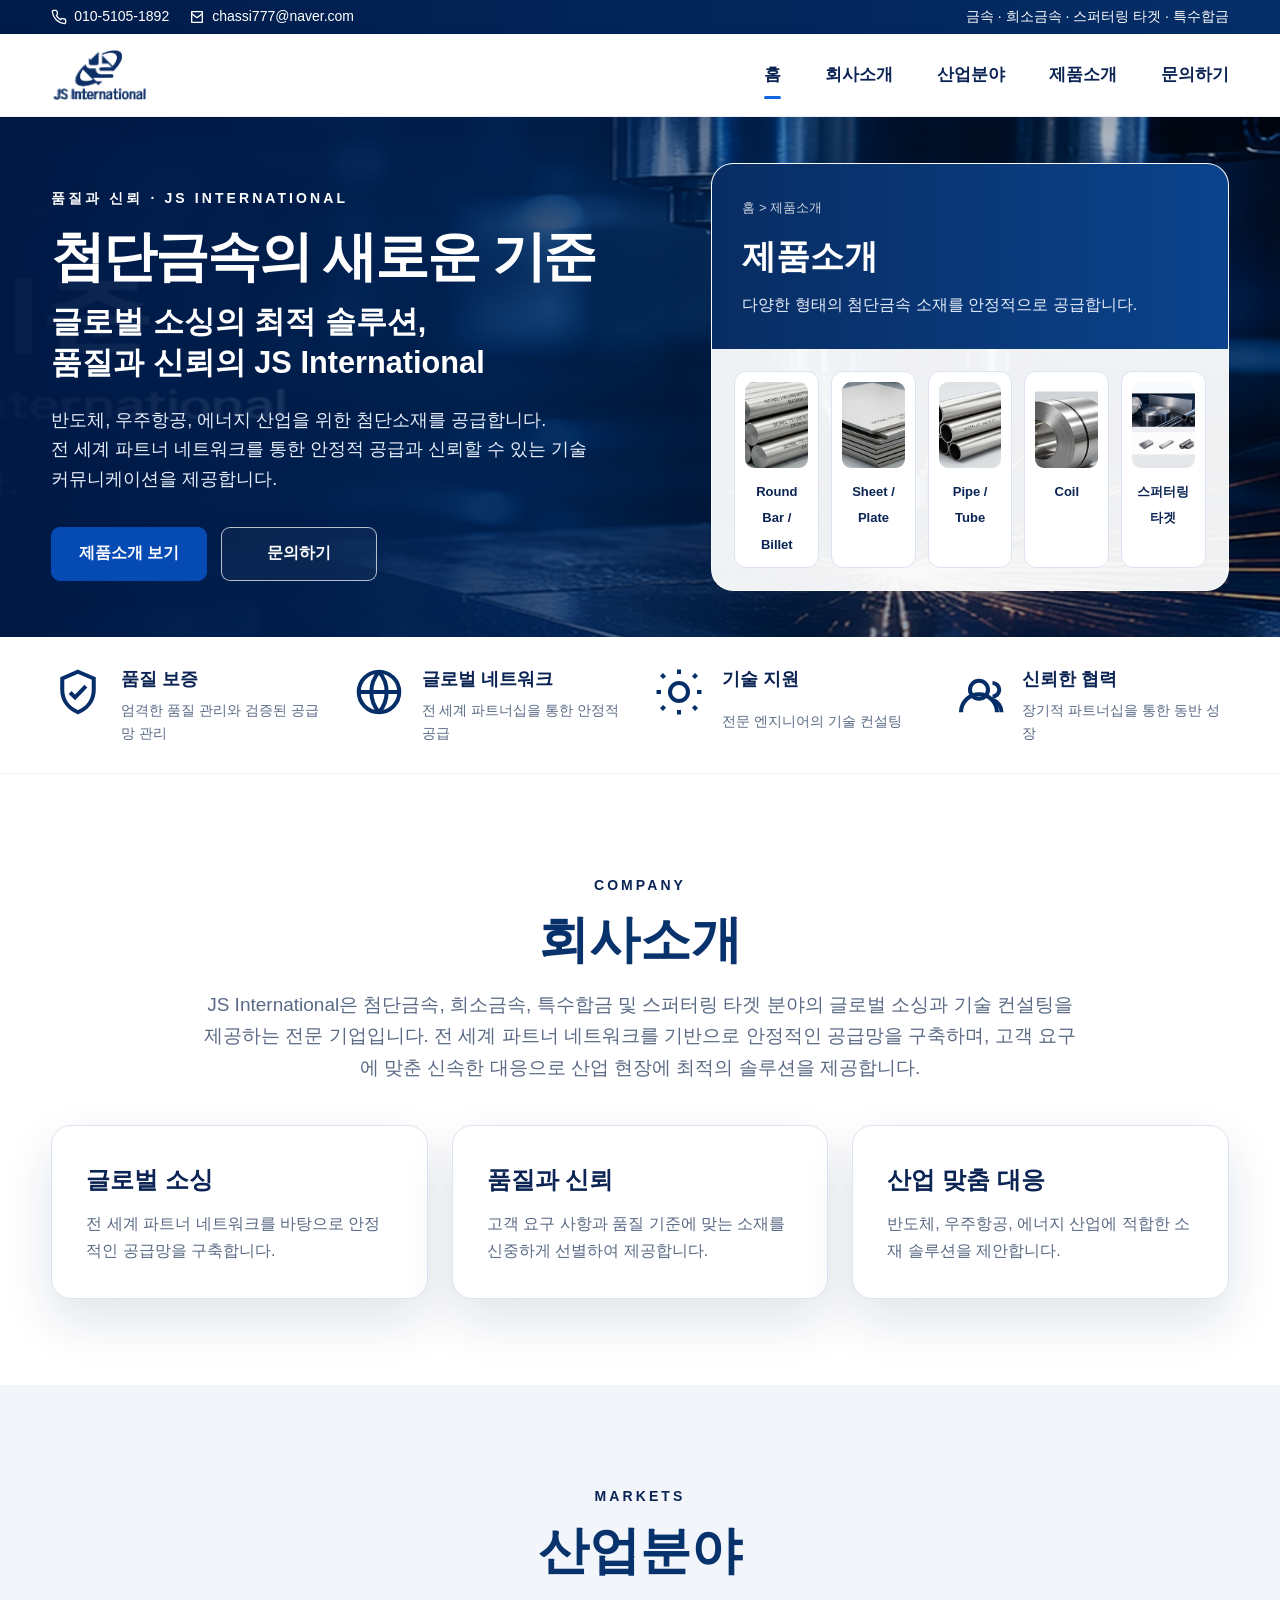
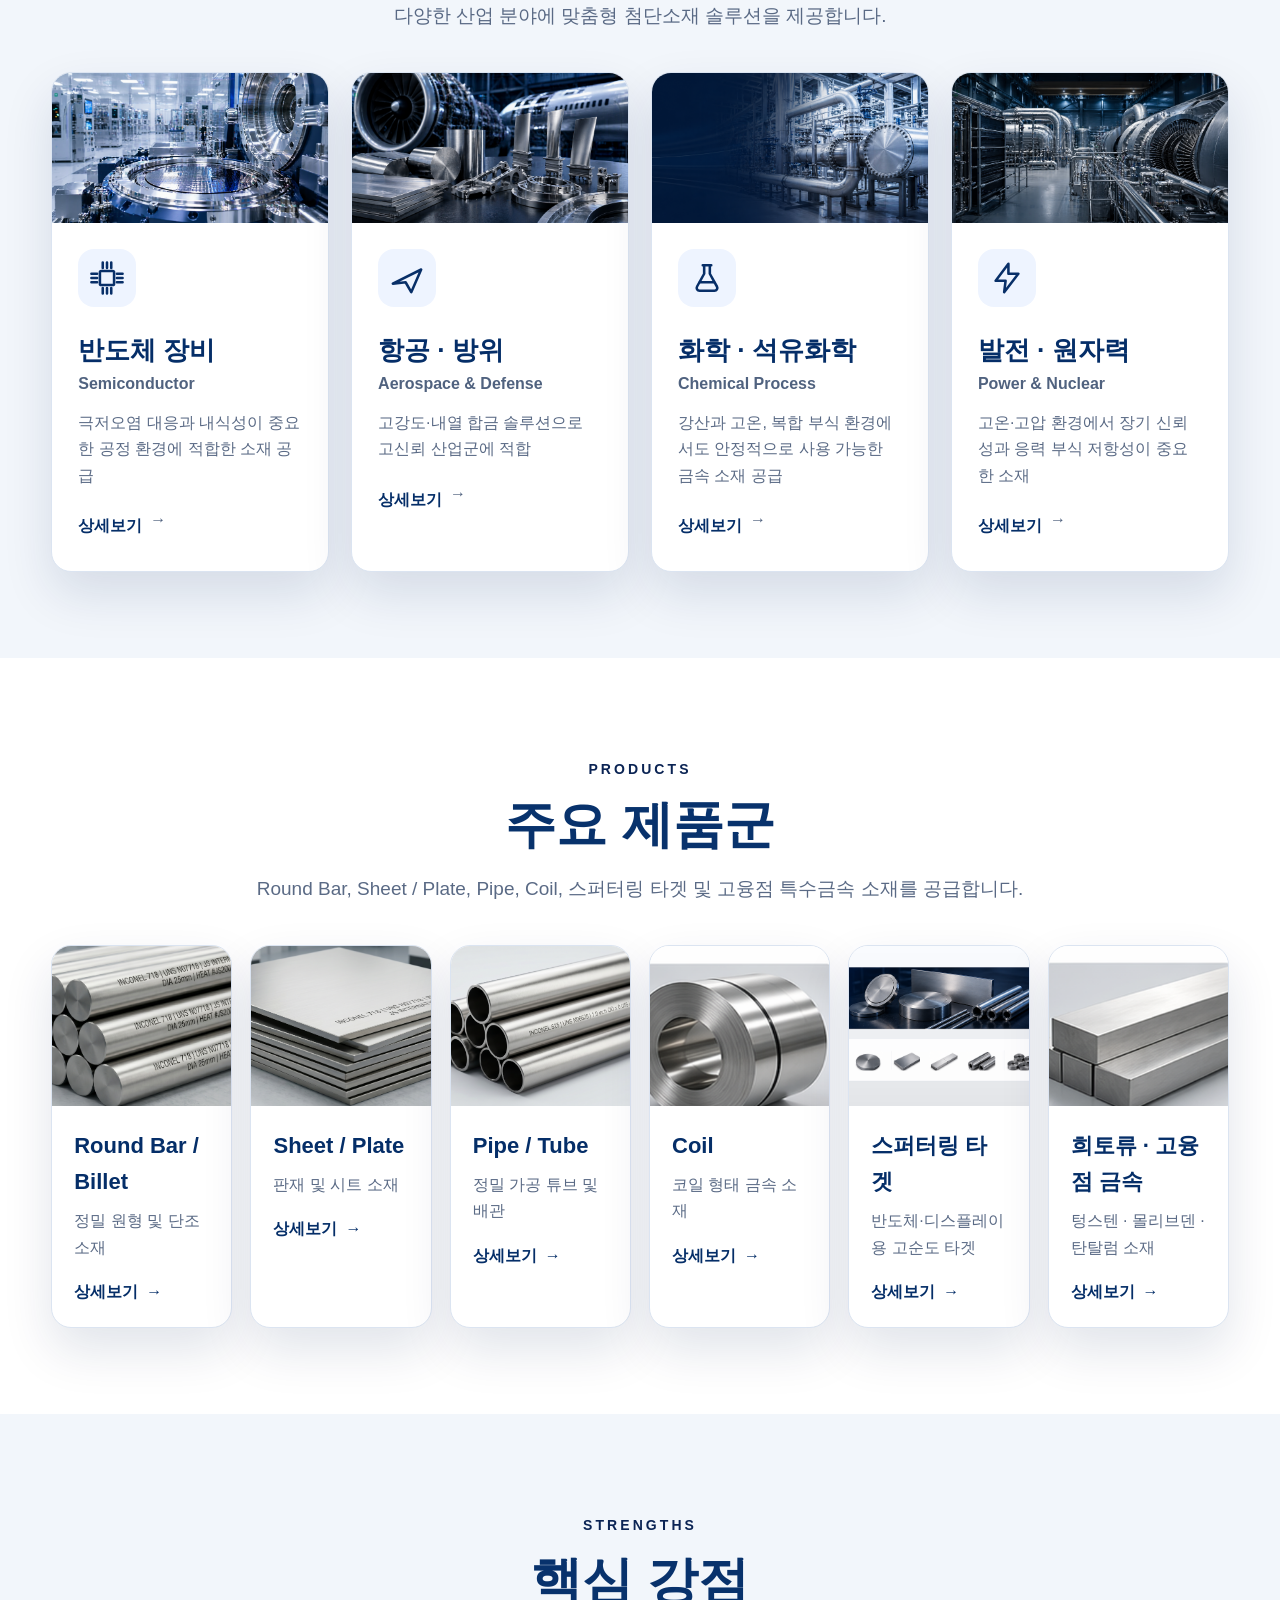
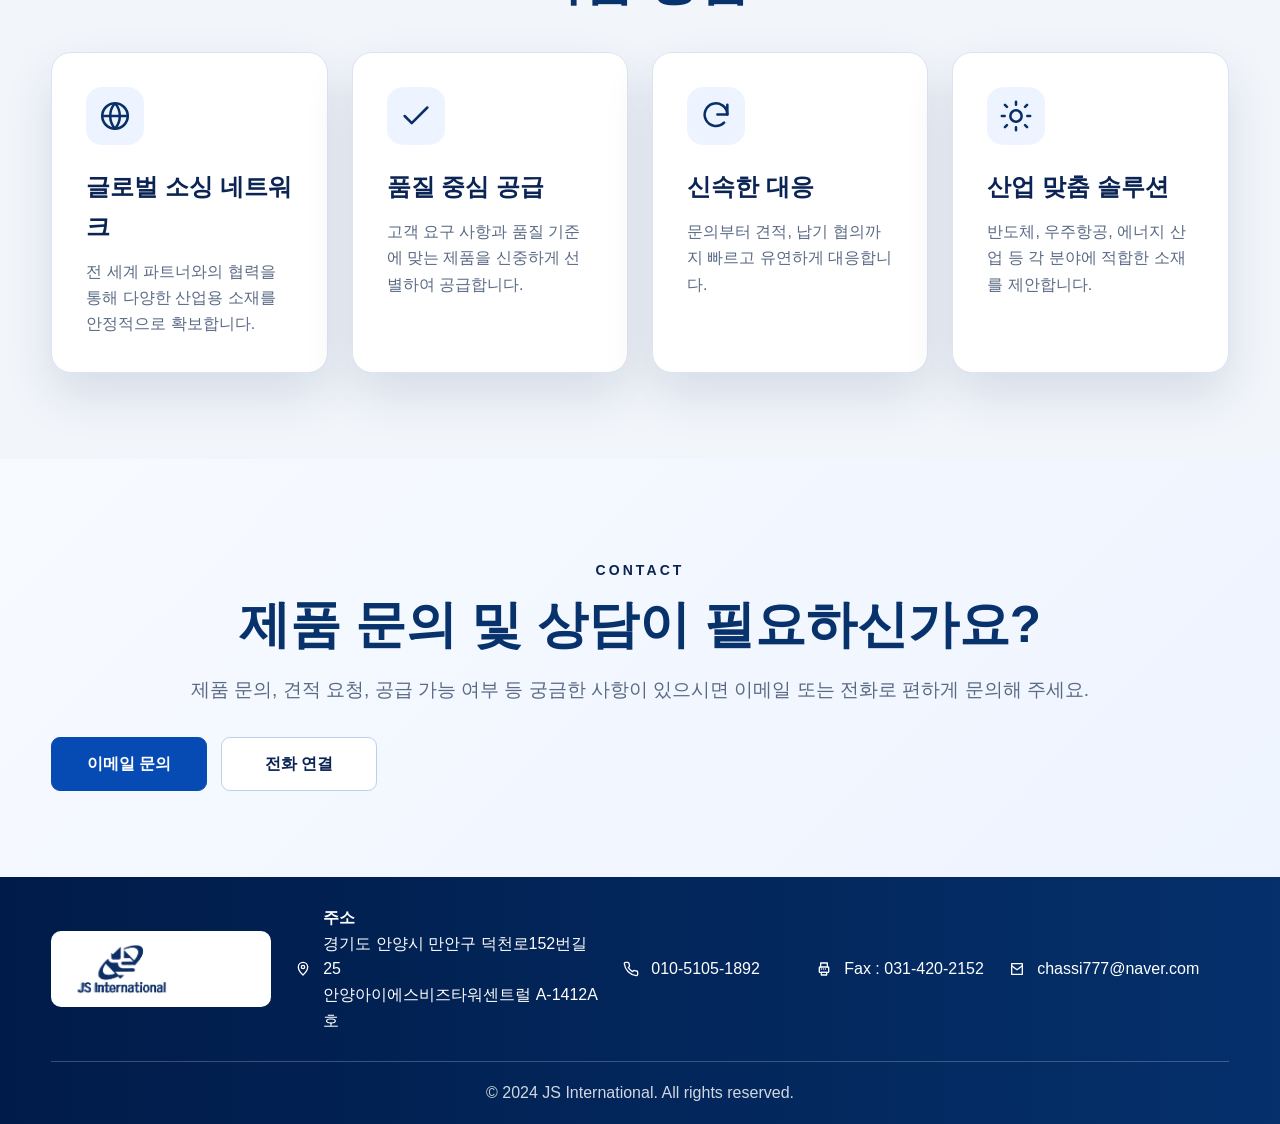
<file: index.html>
<!DOCTYPE html>
<html lang="ko">
<head>
  <meta charset="UTF-8" />
  <meta name="viewport" content="width=device-width, initial-scale=1.0" />
  <meta name="description" content="JS International 첨단금속 소재 공급" />
  <title>JS International | 첨단금속 소재 공급</title>
  <link rel="icon" href="assets/favicon.png" />
  <link rel="stylesheet" href="styles.css" />
</head>
<body>
  <a class="skip-link" href="#main">본문 바로가기</a>
  <header class="topbar">
    <div class="container topbar-inner">
      <div class="top-contact">
        <a href="tel:01051051892"><svg viewBox="0 0 24 24"><path d="M22 16.9v3a2 2 0 01-2.2 2A19.8 19.8 0 012 4.2 2 2 0 014 2h3a2 2 0 012 1.7c.1 1 .4 2 .7 2.8a2 2 0 01-.4 2L8 9.8a16 16 0 006.2 6.2l1.3-1.3a2 2 0 012-.4c.9.3 1.8.6 2.8.7A2 2 0 0122 16.9z"/></svg> 010-5105-1892</a>
        <a href="mailto:chassi777@naver.com"><svg viewBox="0 0 24 24"><path d="M4 4h16v16H4z"/><path d="M4 7l8 6 8-6"/></svg> chassi777@naver.com</a>
      </div>
      <div class="top-keywords">금속 · 희소금속 · 스퍼터링 타겟 · 특수합금</div>
    </div>
  </header>
  <header class="site-header">
    <div class="container header-inner">
      <a class="brand" href="#home" aria-label="JS International 홈">
        <img src="assets/logo-clean.png" alt="JS International 로고" />
      </a>
      <button class="menu-toggle" type="button" aria-label="메뉴 열기" aria-controls="primary-nav" aria-expanded="false">
        <span></span><span></span><span></span>
      </button>
      <nav id="primary-nav" class="primary-nav" aria-label="주요 메뉴">
        <a class="active" href="#home">홈</a>
        <a class="" href="#about">회사소개</a>
        <a class="" href="#markets">산업분야</a>
        <a class="" href="#products">제품소개</a>
        <a class="" href="#contact">문의하기</a>
      </nav>
    </div>
  </header>
  <main id="main">
    <section id="home" class="hero">
      <div class="hero-bg"></div>
      <div class="container hero-grid">
        <div class="hero-copy">
          <p class="eyebrow">품질과 신뢰 · JS INTERNATIONAL</p>
          <h1>첨단금속의 새로운 기준</h1>
          <h2>글로벌 소싱의 최적 솔루션,<br />품질과 신뢰의 JS International</h2>
          <p class="hero-desc">반도체, 우주항공, 에너지 산업을 위한 첨단소재를 공급합니다.<br />전 세계 파트너 네트워크를 통한 안정적 공급과 신뢰할 수 있는 기술 커뮤니케이션을 제공합니다.</p>
          <div class="hero-actions">
            <a class="btn primary" href="#products">제품소개 보기</a>
            <a class="btn ghost" href="#contact">문의하기</a>
          </div>
        </div>
        <div class="hero-showcase" aria-label="제품소개 미리보기">
          <div class="showcase-head">
            <span>홈 &gt; 제품소개</span>
            <h2>제품소개</h2>
            <p>다양한 형태의 첨단금속 소재를 안정적으로 공급합니다.</p>
          </div>
          <div class="mini-product-grid">
            <a href="product-round-bar.html"><img src="assets/round-bar.png" alt="Round Bar / Billet" /><strong>Round Bar / Billet</strong></a><a href="product-sheet-plate.html"><img src="assets/sheet-plate.png" alt="Sheet / Plate" /><strong>Sheet / Plate</strong></a><a href="product-pipe.html"><img src="assets/pipe.png" alt="Pipe / Tube" /><strong>Pipe / Tube</strong></a><a href="product-coil.html"><img src="assets/coil.png" alt="Coil" /><strong>Coil</strong></a><a href="product-sputtering-target.html"><img src="assets/sputtering-target.png" alt="스퍼터링 타겟" /><strong>스퍼터링 타겟</strong></a>
          </div>
        </div>
      </div>
    </section>

    <section class="strength-strip">
      <div class="container strength-strip-grid">
        <div class="strip-item"><span><svg viewBox="0 0 24 24"><path d="M12 3l7 3v5c0 5-3.2 8.4-7 10-3.8-1.6-7-5-7-10V6l7-3z"/><path d="M8.5 12.2l2.2 2.2 4.8-5"/></svg></span><strong>품질 보증</strong><p>엄격한 품질 관리와 검증된 공급망 관리</p></div>
        <div class="strip-item"><span><svg viewBox="0 0 24 24"><circle cx="12" cy="12" r="9"/><path d="M3 12h18M12 3c2.2 2.5 3.4 5.5 3.4 9S14.2 18.5 12 21M12 3C9.8 5.5 8.6 8.5 8.6 12S9.8 18.5 12 21"/></svg></span><strong>글로벌 네트워크</strong><p>전 세계 파트너십을 통한 안정적 공급</p></div>
        <div class="strip-item"><span><svg viewBox="0 0 24 24"><path d="M12 8a4 4 0 100 8 4 4 0 000-8z"/><path d="M4 12H2m20 0h-2M12 4V2m0 20v-2M5.6 5.6L4.2 4.2m15.6 15.6l-1.4-1.4M18.4 5.6l1.4-1.4M4.2 19.8l1.4-1.4"/></svg></span><strong>기술 지원</strong><p>전문 엔지니어의 기술 컨설팅</p></div>
        <div class="strip-item"><span><svg viewBox="0 0 24 24"><path d="M16 11a4 4 0 10-8 0 4 4 0 008 0z"/><path d="M4 21a8 8 0 0116 0M18 8a3 3 0 110 6M22 21a6 6 0 00-4-5.6"/></svg></span><strong>신뢰한 협력</strong><p>장기적 파트너십을 통한 동반 성장</p></div>
      </div>
    </section>

    <section id="about" class="section white">
      <div class="container narrow center">
        <p class="section-kicker">COMPANY</p>
        <h2>회사소개</h2>
        <p class="lead">JS International은 첨단금속, 희소금속, 특수합금 및 스퍼터링 타겟 분야의 글로벌 소싱과 기술 컨설팅을 제공하는 전문 기업입니다. 전 세계 파트너 네트워크를 기반으로 안정적인 공급망을 구축하며, 고객 요구에 맞춘 신속한 대응으로 산업 현장에 최적의 솔루션을 제공합니다.</p>
      </div>
      <div class="container feature-grid">
        <article><h3>글로벌 소싱</h3><p>전 세계 파트너 네트워크를 바탕으로 안정적인 공급망을 구축합니다.</p></article>
        <article><h3>품질과 신뢰</h3><p>고객 요구 사항과 품질 기준에 맞는 소재를 신중하게 선별하여 제공합니다.</p></article>
        <article><h3>산업 맞춤 대응</h3><p>반도체, 우주항공, 에너지 산업에 적합한 소재 솔루션을 제안합니다.</p></article>
      </div>
    </section>

    <section id="markets" class="section soft">
      <div class="container center">
        <p class="section-kicker">MARKETS</p>
        <h2>산업분야</h2>
        <p class="section-desc">다양한 산업 분야에 맞춤형 첨단소재 솔루션을 제공합니다.</p>
      </div>
      <div class="container markets-grid">
        
          <article class="market-card">
            <a href="market-semiconductor.html" class="market-image"><img src="assets/market-semiconductor-hero.png" alt="반도체 장비 이미지" /></a>
            <div class="market-body">
              <div class="market-icon"><svg viewBox="0 0 24 24"><rect x="7" y="7" width="10" height="10" rx="1"/><path d="M9 1v4m3-4v4m3-4v4M9 19v4m3-4v4m3-4v4M1 9h4m-4 3h4m-4 3h4M19 9h4m-4 3h4m-4 3h4"/></svg></div>
              <h3>반도체 장비</h3>
              <span>Semiconductor</span>
              <p>극저오염 대응과 내식성이 중요한 공정 환경에 적합한 소재 공급</p>
              <a class="text-link" href="market-semiconductor.html">상세보기 <span>→</span></a>
            </div>
          </article>

          <article class="market-card">
            <a href="market-aerospace-defense.html" class="market-image"><img src="assets/market-aerospace-hero.png" alt="항공 · 방위 이미지" /></a>
            <div class="market-body">
              <div class="market-icon"><svg viewBox="0 0 24 24"><path d="M2 16l20-10-7 16-4-7-9 1z"/></svg></div>
              <h3>항공 · 방위</h3>
              <span>Aerospace & Defense</span>
              <p>고강도·내열 합금 솔루션으로 고신뢰 산업군에 적합</p>
              <a class="text-link" href="market-aerospace-defense.html">상세보기 <span>→</span></a>
            </div>
          </article>

          <article class="market-card">
            <a href="market-chemical-process.html" class="market-image"><img src="assets/market-chemical-hero.png" alt="화학 · 석유화학 이미지" /></a>
            <div class="market-body">
              <div class="market-icon"><svg viewBox="0 0 24 24"><path d="M9 3h6M10 3v6l-5 9a2 2 0 001.7 3h10.6A2 2 0 0019 18l-5-9V3"/><path d="M7 15h10"/></svg></div>
              <h3>화학 · 석유화학</h3>
              <span>Chemical Process</span>
              <p>강산과 고온, 복합 부식 환경에서도 안정적으로 사용 가능한 금속 소재 공급</p>
              <a class="text-link" href="market-chemical-process.html">상세보기 <span>→</span></a>
            </div>
          </article>

          <article class="market-card">
            <a href="market-power-nuclear.html" class="market-image"><img src="assets/market-power-hero.png" alt="발전 · 원자력 이미지" /></a>
            <div class="market-body">
              <div class="market-icon"><svg viewBox="0 0 24 24"><path d="M13 2L4 14h7l-1 8 10-13h-7l0-7z"/></svg></div>
              <h3>발전 · 원자력</h3>
              <span>Power & Nuclear</span>
              <p>고온·고압 환경에서 장기 신뢰성과 응력 부식 저항성이 중요한 소재</p>
              <a class="text-link" href="market-power-nuclear.html">상세보기 <span>→</span></a>
            </div>
          </article>
      </div>
    </section>

    <section id="products" class="section white products-section">
      <div class="container center">
        <p class="section-kicker">PRODUCTS</p>
        <h2>주요 제품군</h2>
        <p class="section-desc">Round Bar, Sheet / Plate, Pipe, Coil, 스퍼터링 타겟 및 고융점 특수금속 소재를 공급합니다.</p>
      </div>
      <div class="container products-grid">
        
          <article class="product-card">
            <a href="product-round-bar.html" class="product-image">
              <img src="assets/round-bar.png" alt="Round Bar / Billet 제품 이미지" />
            </a>
            <div class="product-body">
              <h3>Round Bar / Billet</h3>
              <p>정밀 원형 및 단조 소재</p>
              <a class="text-link" href="product-round-bar.html">상세보기 <span>→</span></a>
            </div>
          </article>

          <article class="product-card">
            <a href="product-sheet-plate.html" class="product-image">
              <img src="assets/sheet-plate.png" alt="Sheet / Plate 제품 이미지" />
            </a>
            <div class="product-body">
              <h3>Sheet / Plate</h3>
              <p>판재 및 시트 소재</p>
              <a class="text-link" href="product-sheet-plate.html">상세보기 <span>→</span></a>
            </div>
          </article>

          <article class="product-card">
            <a href="product-pipe.html" class="product-image">
              <img src="assets/pipe.png" alt="Pipe / Tube 제품 이미지" />
            </a>
            <div class="product-body">
              <h3>Pipe / Tube</h3>
              <p>정밀 가공 튜브 및 배관</p>
              <a class="text-link" href="product-pipe.html">상세보기 <span>→</span></a>
            </div>
          </article>

          <article class="product-card">
            <a href="product-coil.html" class="product-image">
              <img src="assets/coil.png" alt="Coil 제품 이미지" />
            </a>
            <div class="product-body">
              <h3>Coil</h3>
              <p>코일 형태 금속 소재</p>
              <a class="text-link" href="product-coil.html">상세보기 <span>→</span></a>
            </div>
          </article>

          <article class="product-card">
            <a href="product-sputtering-target.html" class="product-image">
              <img src="assets/sputtering-target.png" alt="스퍼터링 타겟 제품 이미지" />
            </a>
            <div class="product-body">
              <h3>스퍼터링 타겟</h3>
              <p>반도체·디스플레이용 고순도 타겟</p>
              <a class="text-link" href="product-sputtering-target.html">상세보기 <span>→</span></a>
            </div>
          </article>

          <article class="product-card">
            <a href="product-billet.html" class="product-image">
              <img src="assets/billet.png" alt="희토류 · 고융점 금속 제품 이미지" />
            </a>
            <div class="product-body">
              <h3>희토류 · 고융점 금속</h3>
              <p>텅스텐 · 몰리브덴 · 탄탈럼 소재</p>
              <a class="text-link" href="product-billet.html">상세보기 <span>→</span></a>
            </div>
          </article>
      </div>
    </section>

    <section class="section soft">
      <div class="container center">
        <p class="section-kicker">STRENGTHS</p>
        <h2>핵심 강점</h2>
      </div>
      <div class="container strengths-grid">
        <article><span><svg viewBox="0 0 24 24"><circle cx="12" cy="12" r="9"/><path d="M3 12h18M12 3c2.2 2.5 3.4 5.5 3.4 9S14.2 18.5 12 21M12 3C9.8 5.5 8.6 8.5 8.6 12S9.8 18.5 12 21"/></svg></span><h3>글로벌 소싱 네트워크</h3><p>전 세계 파트너와의 협력을 통해 다양한 산업용 소재를 안정적으로 확보합니다.</p></article>
        <article><span><svg viewBox="0 0 24 24"><path d="M20 6L9 17l-5-5"/></svg></span><h3>품질 중심 공급</h3><p>고객 요구 사항과 품질 기준에 맞는 제품을 신중하게 선별하여 공급합니다.</p></article>
        <article><span><svg viewBox="0 0 24 24"><path d="M20 11a8 8 0 10-2.3 5.7"/><path d="M20 4v7h-7"/></svg></span><h3>신속한 대응</h3><p>문의부터 견적, 납기 협의까지 빠르고 유연하게 대응합니다.</p></article>
        <article><span><svg viewBox="0 0 24 24"><path d="M12 8a4 4 0 100 8 4 4 0 000-8z"/><path d="M4 12H2m20 0h-2M12 4V2m0 20v-2M5.6 5.6L4.2 4.2m15.6 15.6l-1.4-1.4M18.4 5.6l1.4-1.4M4.2 19.8l1.4-1.4"/></svg></span><h3>산업 맞춤 솔루션</h3><p>반도체, 우주항공, 에너지 산업 등 각 분야에 적합한 소재를 제안합니다.</p></article>
      </div>
    </section>

    <section id="contact" class="section contact-section">
      <div class="container center">
        <p class="section-kicker">CONTACT</p>
        <h2>제품 문의 및 상담이 필요하신가요?</h2>
        <p class="section-desc">제품 문의, 견적 요청, 공급 가능 여부 등 궁금한 사항이 있으시면 이메일 또는 전화로 편하게 문의해 주세요.</p>
        <div class="contact-actions">
          <a class="btn primary" href="mailto:chassi777@naver.com">이메일 문의</a>
          <a class="btn outline" href="tel:01051051892">전화 연결</a>
        </div>
      </div>
    </section>
  </main>

  <footer class="site-footer">
    <div class="container footer-main">
      <div class="footer-brand">
        <img src="assets/logo-clean.png" alt="JS International 로고" />
      </div>
      <div class="footer-item footer-address">
        <span class="footer-icon"><svg viewBox="0 0 24 24"><path d="M12 21s7-6.2 7-12A7 7 0 105 9c0 5.8 7 12 7 12z"/><circle cx="12" cy="9" r="2.5"/></svg></span>
        <div><strong>주소</strong><br>경기도 안양시 만안구 덕천로152번길 25<br>안양아이에스비즈타워센트럴 A-1412A호</div>
      </div>
      <div class="footer-item">
        <span class="footer-icon"><svg viewBox="0 0 24 24"><path d="M22 16.9v3a2 2 0 01-2.2 2A19.8 19.8 0 012 4.2 2 2 0 014 2h3a2 2 0 012 1.7c.1 1 .4 2 .7 2.8a2 2 0 01-.4 2L8 9.8a16 16 0 006.2 6.2l1.3-1.3a2 2 0 012-.4c.9.3 1.8.6 2.8.7A2 2 0 0122 16.9z"/></svg></span>
        <a href="tel:01051051892">010-5105-1892</a>
      </div>
      <div class="footer-item">
        <span class="footer-icon"><svg viewBox="0 0 24 24"><path d="M7 9V3h10v6"/><rect x="5" y="9" width="14" height="8" rx="1"/><path d="M8 17h8v4H8zM8 12h.01M11 12h.01M14 12h.01"/></svg></span>
        <span>Fax : 031-420-2152</span>
      </div>
      <div class="footer-item">
        <span class="footer-icon"><svg viewBox="0 0 24 24"><path d="M4 4h16v16H4z"/><path d="M4 7l8 6 8-6"/></svg></span>
        <a href="mailto:chassi777@naver.com">chassi777@naver.com</a>
      </div>
    </div>
    <div class="container footer-copy">© 2024 JS International. All rights reserved.</div>
  </footer>
  <script src="script.js"></script>
</body>
</html>
</file>
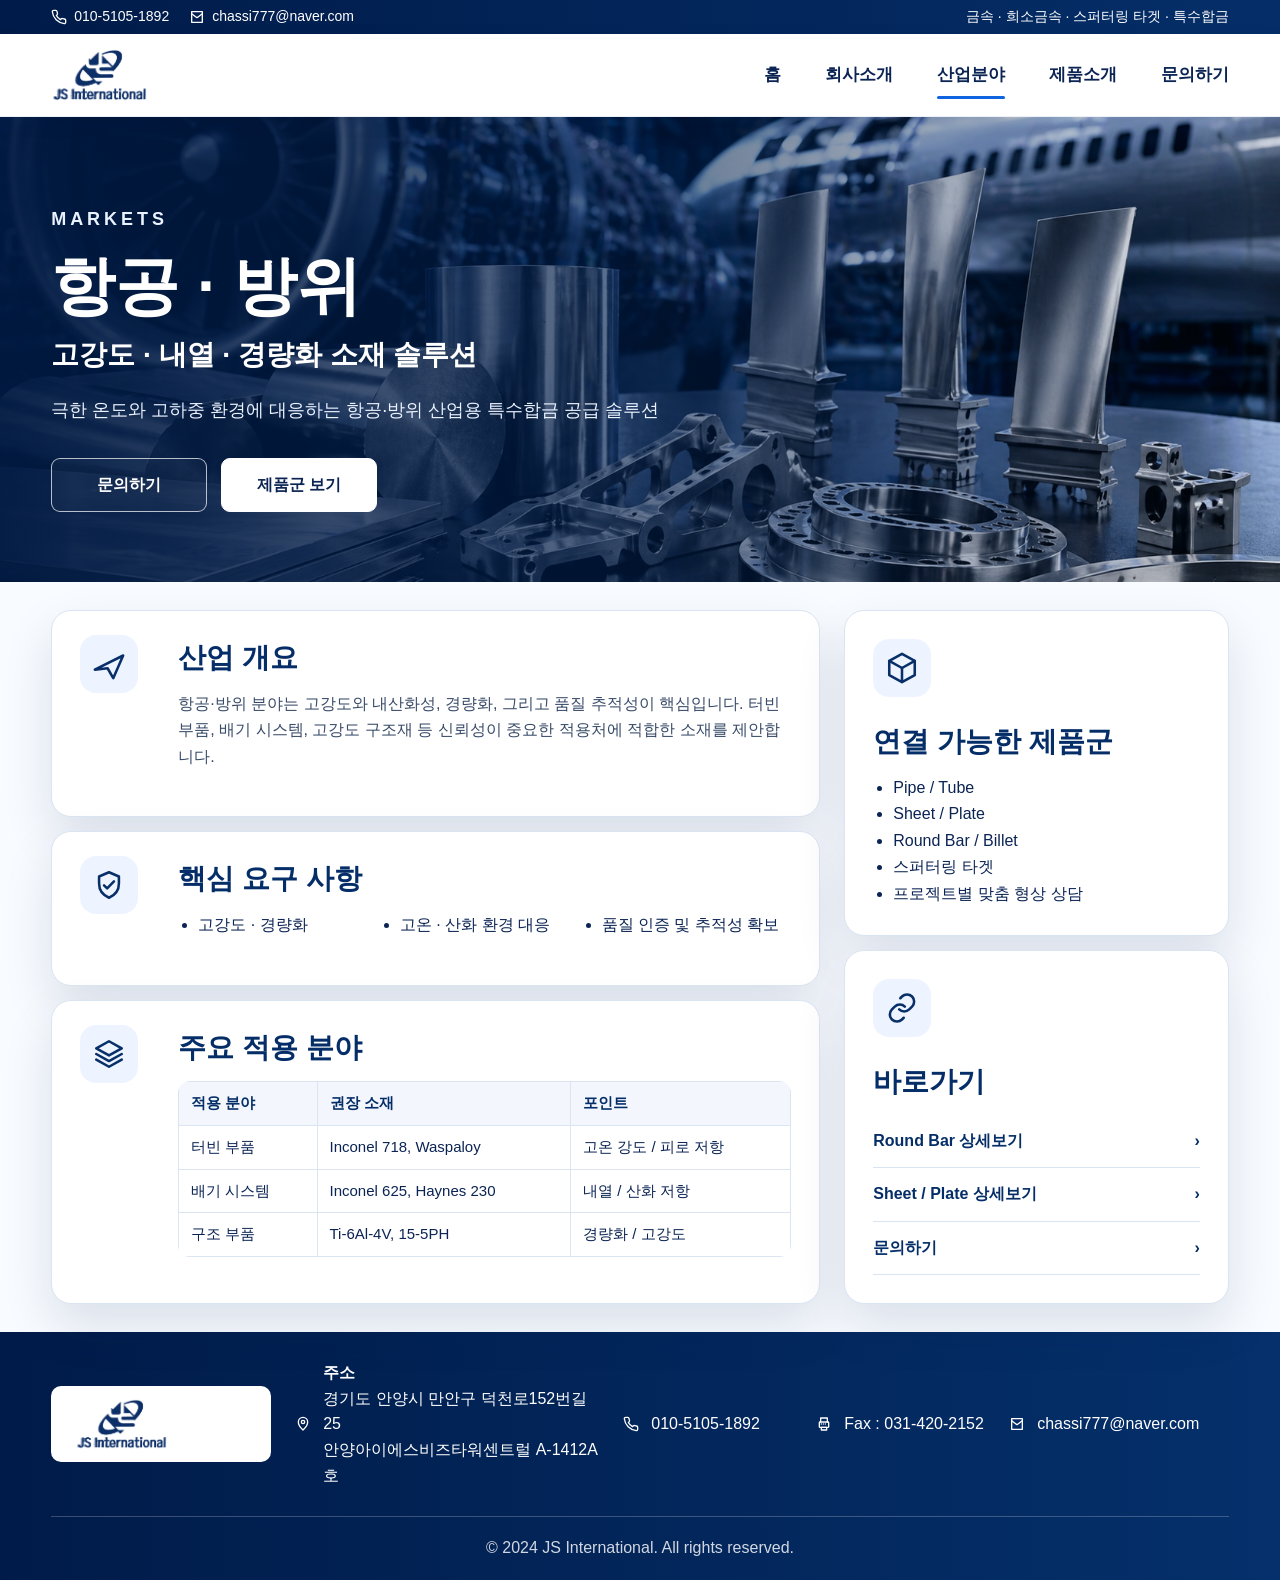
<file: market-aerospace-defense.html>
<!DOCTYPE html>
<html lang="ko">
<head>
  <meta charset="UTF-8" />
  <meta name="viewport" content="width=device-width, initial-scale=1.0" />
  <meta name="description" content="극한 온도와 고하중 환경에 대응하는 항공·방위 산업용 특수합금 공급 솔루션" />
  <title>항공 · 방위 | JS International</title>
  <link rel="icon" href="assets/favicon.png" />
  <link rel="stylesheet" href="styles.css" />
</head>
<body>
  <a class="skip-link" href="#main">본문 바로가기</a>
  <header class="topbar">
    <div class="container topbar-inner">
      <div class="top-contact">
        <a href="tel:01051051892"><svg viewBox="0 0 24 24"><path d="M22 16.9v3a2 2 0 01-2.2 2A19.8 19.8 0 012 4.2 2 2 0 014 2h3a2 2 0 012 1.7c.1 1 .4 2 .7 2.8a2 2 0 01-.4 2L8 9.8a16 16 0 006.2 6.2l1.3-1.3a2 2 0 012-.4c.9.3 1.8.6 2.8.7A2 2 0 0122 16.9z"/></svg> 010-5105-1892</a>
        <a href="mailto:chassi777@naver.com"><svg viewBox="0 0 24 24"><path d="M4 4h16v16H4z"/><path d="M4 7l8 6 8-6"/></svg> chassi777@naver.com</a>
      </div>
      <div class="top-keywords">금속 · 희소금속 · 스퍼터링 타겟 · 특수합금</div>
    </div>
  </header>
  <header class="site-header">
    <div class="container header-inner">
      <a class="brand" href="index.html" aria-label="JS International 홈">
        <img src="assets/logo-clean.png" alt="JS International 로고" />
      </a>
      <button class="menu-toggle" type="button" aria-label="메뉴 열기" aria-controls="primary-nav" aria-expanded="false">
        <span></span><span></span><span></span>
      </button>
      <nav id="primary-nav" class="primary-nav" aria-label="주요 메뉴">
        <a class="" href="index.html#home">홈</a>
        <a class="" href="index.html#about">회사소개</a>
        <a class="active" href="index.html#markets">산업분야</a>
        <a class="" href="index.html#products">제품소개</a>
        <a class="" href="index.html#contact">문의하기</a>
      </nav>
    </div>
  </header>
  <main id="main">
    <section class="detail-hero market-hero" style="--hero-image: url('assets/market-aerospace-hero.png')">
      <div class="container detail-hero-content">
        <p class="section-kicker">MARKETS</p>
        <h1>항공 · 방위</h1>
        <h2>고강도 · 내열 · 경량화 소재 솔루션</h2>
        <p>극한 온도와 고하중 환경에 대응하는 항공·방위 산업용 특수합금 공급 솔루션</p>
        <div class="detail-actions">
          <a class="btn ghost" href="index.html#contact">문의하기</a>
          <a class="btn light" href="index.html#products">제품군 보기</a>
        </div>
      </div>
    </section>
    <section class="detail-body">
      <div class="container detail-layout">
        <div class="detail-main">
          <article class="info-panel icon-panel">
            <span class="panel-icon"><svg viewBox="0 0 24 24"><path d="M2 16l20-10-7 16-4-7-9 1z"/></svg></span>
            <div><h2>산업 개요</h2><p>항공·방위 분야는 고강도와 내산화성, 경량화, 그리고 품질 추적성이 핵심입니다. 터빈 부품, 배기 시스템, 고강도 구조재 등 신뢰성이 중요한 적용처에 적합한 소재를 제안합니다.</p></div>
          </article>
          <article class="info-panel requirements">
            <span class="panel-icon"><svg viewBox="0 0 24 24"><path d="M12 3l7 3v5c0 5-3.2 8.4-7 10-3.8-1.6-7-5-7-10V6l7-3z"/><path d="M8.5 12.2l2.2 2.2 4.8-5"/></svg></span>
            <div><h2>핵심 요구 사항</h2><ul><li>고강도 · 경량화</li><li>고온 · 산화 환경 대응</li><li>품질 인증 및 추적성 확보</li></ul></div>
          </article>
          <article class="info-panel table-panel">
            <span class="panel-icon"><svg viewBox="0 0 24 24"><path d="M12 3l9 5-9 5-9-5 9-5z"/><path d="M3 12l9 5 9-5M3 16l9 5 9-5"/></svg></span>
            <div><h2>주요 적용 분야</h2>
              <table><thead><tr><th>적용 분야</th><th>권장 소재</th><th>포인트</th></tr></thead><tbody><tr><td>터빈 부품</td><td>Inconel 718, Waspaloy</td><td>고온 강도 / 피로 저항</td></tr><tr><td>배기 시스템</td><td>Inconel 625, Haynes 230</td><td>내열 / 산화 저항</td></tr><tr><td>구조 부품</td><td>Ti-6Al-4V, 15-5PH</td><td>경량화 / 고강도</td></tr></tbody></table>
            </div>
          </article>
        </div>
        <aside class="detail-side">
          <div class="side-card">
            <span class="panel-icon"><svg viewBox="0 0 24 24"><path d="M12 2l9 5-9 5-9-5 9-5z"/><path d="M3 7v10l9 5 9-5V7M12 12v10"/></svg></span>
            <h2>연결 가능한 제품군</h2>
            <ul><li>Pipe / Tube</li><li>Sheet / Plate</li><li>Round Bar / Billet</li><li>스퍼터링 타겟</li><li>프로젝트별 맞춤 형상 상담</li></ul>
          </div>
          <div class="side-card quick-links">
            <span class="panel-icon"><svg viewBox="0 0 24 24"><path d="M10 13a5 5 0 007.1 0l2-2a5 5 0 00-7.1-7.1l-1.2 1.2"/><path d="M14 11a5 5 0 00-7.1 0l-2 2a5 5 0 007.1 7.1l1.2-1.2"/></svg></span>
            <h2>바로가기</h2><a href="product-round-bar.html">Round Bar 상세보기<span>›</span></a><a href="product-sheet-plate.html">Sheet / Plate 상세보기<span>›</span></a><a href="index.html#contact">문의하기<span>›</span></a>
          </div>
        </aside>
      </div>
    </section>
  </main>

  <footer class="site-footer">
    <div class="container footer-main">
      <div class="footer-brand">
        <img src="assets/logo-clean.png" alt="JS International 로고" />
      </div>
      <div class="footer-item footer-address">
        <span class="footer-icon"><svg viewBox="0 0 24 24"><path d="M12 21s7-6.2 7-12A7 7 0 105 9c0 5.8 7 12 7 12z"/><circle cx="12" cy="9" r="2.5"/></svg></span>
        <div><strong>주소</strong><br>경기도 안양시 만안구 덕천로152번길 25<br>안양아이에스비즈타워센트럴 A-1412A호</div>
      </div>
      <div class="footer-item">
        <span class="footer-icon"><svg viewBox="0 0 24 24"><path d="M22 16.9v3a2 2 0 01-2.2 2A19.8 19.8 0 012 4.2 2 2 0 014 2h3a2 2 0 012 1.7c.1 1 .4 2 .7 2.8a2 2 0 01-.4 2L8 9.8a16 16 0 006.2 6.2l1.3-1.3a2 2 0 012-.4c.9.3 1.8.6 2.8.7A2 2 0 0122 16.9z"/></svg></span>
        <a href="tel:01051051892">010-5105-1892</a>
      </div>
      <div class="footer-item">
        <span class="footer-icon"><svg viewBox="0 0 24 24"><path d="M7 9V3h10v6"/><rect x="5" y="9" width="14" height="8" rx="1"/><path d="M8 17h8v4H8zM8 12h.01M11 12h.01M14 12h.01"/></svg></span>
        <span>Fax : 031-420-2152</span>
      </div>
      <div class="footer-item">
        <span class="footer-icon"><svg viewBox="0 0 24 24"><path d="M4 4h16v16H4z"/><path d="M4 7l8 6 8-6"/></svg></span>
        <a href="mailto:chassi777@naver.com">chassi777@naver.com</a>
      </div>
    </div>
    <div class="container footer-copy">© 2024 JS International. All rights reserved.</div>
  </footer>
  <script src="script.js"></script>
</body>
</html>
</file>
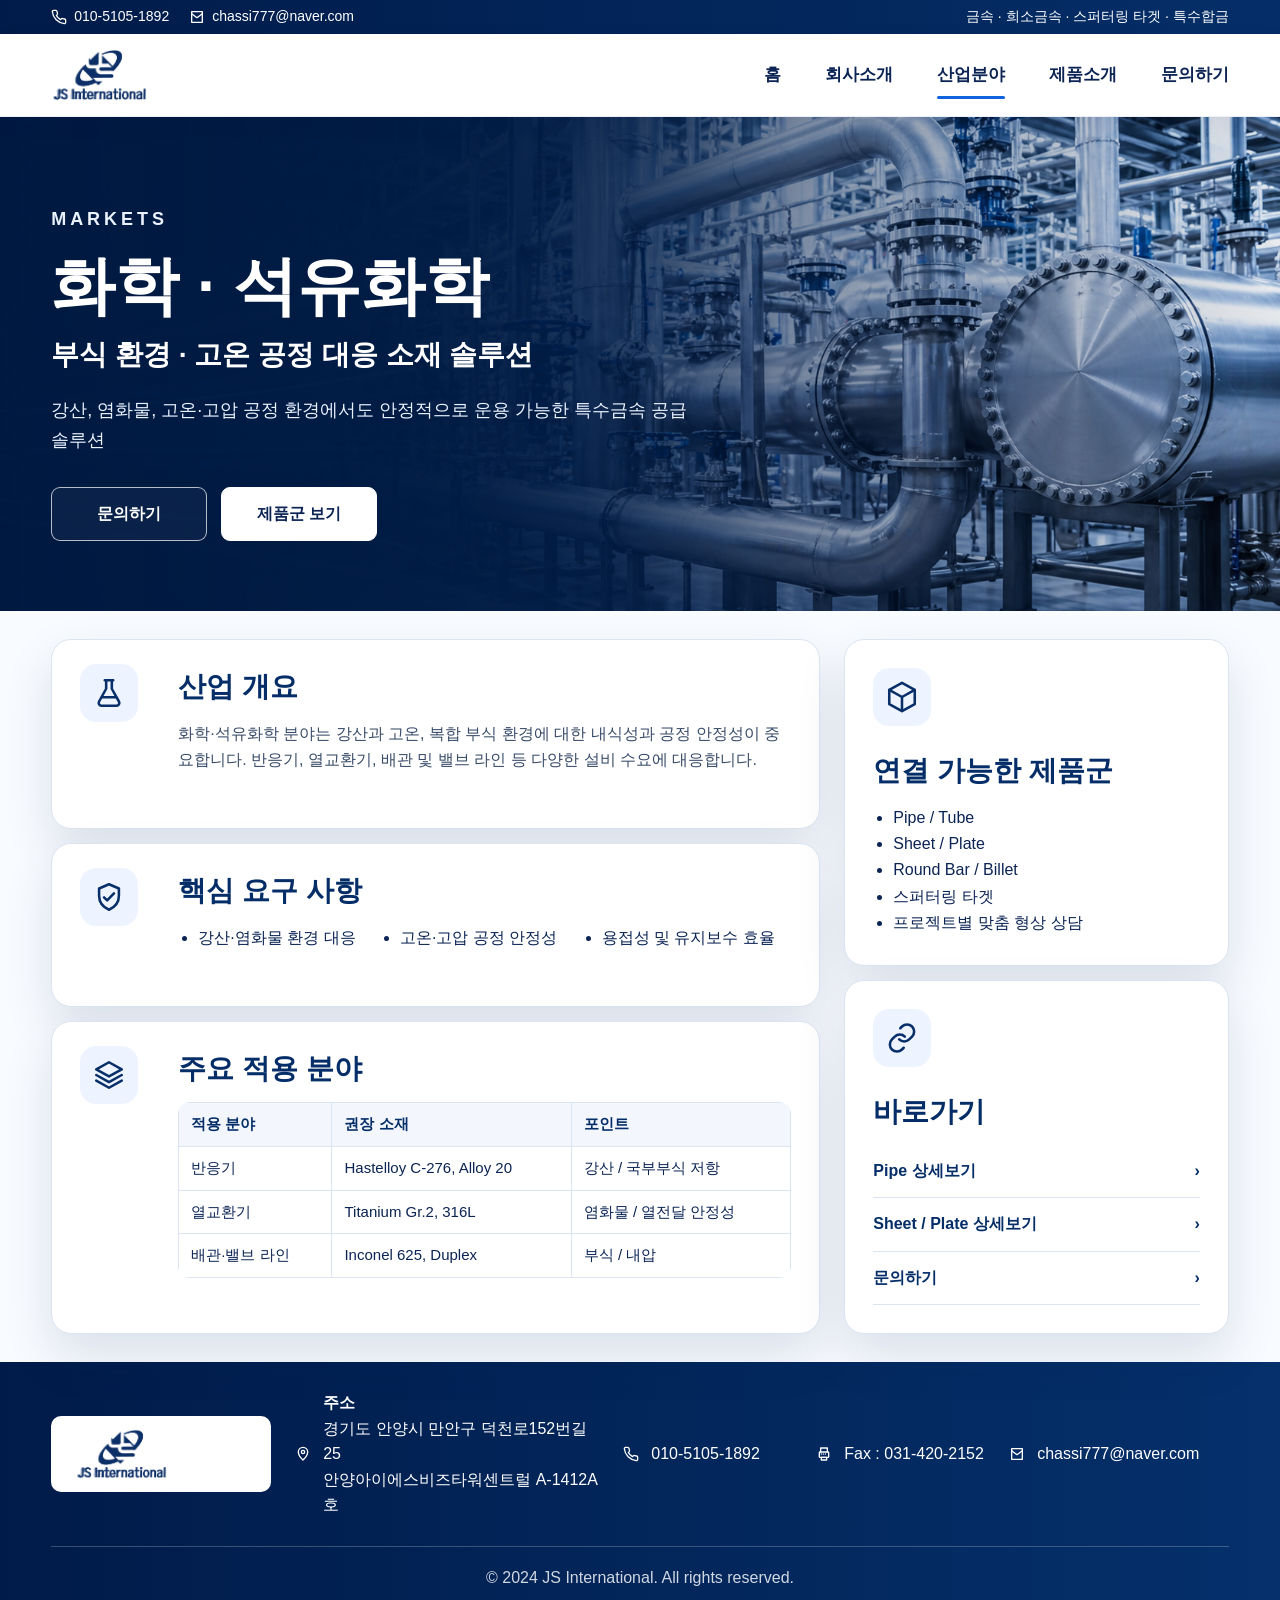
<file: market-chemical-process.html>
<!DOCTYPE html>
<html lang="ko">
<head>
  <meta charset="UTF-8" />
  <meta name="viewport" content="width=device-width, initial-scale=1.0" />
  <meta name="description" content="강산, 염화물, 고온·고압 공정 환경에서도 안정적으로 운용 가능한 특수금속 공급 솔루션" />
  <title>화학 · 석유화학 | JS International</title>
  <link rel="icon" href="assets/favicon.png" />
  <link rel="stylesheet" href="styles.css" />
</head>
<body>
  <a class="skip-link" href="#main">본문 바로가기</a>
  <header class="topbar">
    <div class="container topbar-inner">
      <div class="top-contact">
        <a href="tel:01051051892"><svg viewBox="0 0 24 24"><path d="M22 16.9v3a2 2 0 01-2.2 2A19.8 19.8 0 012 4.2 2 2 0 014 2h3a2 2 0 012 1.7c.1 1 .4 2 .7 2.8a2 2 0 01-.4 2L8 9.8a16 16 0 006.2 6.2l1.3-1.3a2 2 0 012-.4c.9.3 1.8.6 2.8.7A2 2 0 0122 16.9z"/></svg> 010-5105-1892</a>
        <a href="mailto:chassi777@naver.com"><svg viewBox="0 0 24 24"><path d="M4 4h16v16H4z"/><path d="M4 7l8 6 8-6"/></svg> chassi777@naver.com</a>
      </div>
      <div class="top-keywords">금속 · 희소금속 · 스퍼터링 타겟 · 특수합금</div>
    </div>
  </header>
  <header class="site-header">
    <div class="container header-inner">
      <a class="brand" href="index.html" aria-label="JS International 홈">
        <img src="assets/logo-clean.png" alt="JS International 로고" />
      </a>
      <button class="menu-toggle" type="button" aria-label="메뉴 열기" aria-controls="primary-nav" aria-expanded="false">
        <span></span><span></span><span></span>
      </button>
      <nav id="primary-nav" class="primary-nav" aria-label="주요 메뉴">
        <a class="" href="index.html#home">홈</a>
        <a class="" href="index.html#about">회사소개</a>
        <a class="active" href="index.html#markets">산업분야</a>
        <a class="" href="index.html#products">제품소개</a>
        <a class="" href="index.html#contact">문의하기</a>
      </nav>
    </div>
  </header>
  <main id="main">
    <section class="detail-hero market-hero" style="--hero-image: url('assets/market-chemical-hero.png')">
      <div class="container detail-hero-content">
        <p class="section-kicker">MARKETS</p>
        <h1>화학 · 석유화학</h1>
        <h2>부식 환경 · 고온 공정 대응 소재 솔루션</h2>
        <p>강산, 염화물, 고온·고압 공정 환경에서도 안정적으로 운용 가능한 특수금속 공급 솔루션</p>
        <div class="detail-actions">
          <a class="btn ghost" href="index.html#contact">문의하기</a>
          <a class="btn light" href="index.html#products">제품군 보기</a>
        </div>
      </div>
    </section>
    <section class="detail-body">
      <div class="container detail-layout">
        <div class="detail-main">
          <article class="info-panel icon-panel">
            <span class="panel-icon"><svg viewBox="0 0 24 24"><path d="M9 3h6M10 3v6l-5 9a2 2 0 001.7 3h10.6A2 2 0 0019 18l-5-9V3"/><path d="M7 15h10"/></svg></span>
            <div><h2>산업 개요</h2><p>화학·석유화학 분야는 강산과 고온, 복합 부식 환경에 대한 내식성과 공정 안정성이 중요합니다. 반응기, 열교환기, 배관 및 밸브 라인 등 다양한 설비 수요에 대응합니다.</p></div>
          </article>
          <article class="info-panel requirements">
            <span class="panel-icon"><svg viewBox="0 0 24 24"><path d="M12 3l7 3v5c0 5-3.2 8.4-7 10-3.8-1.6-7-5-7-10V6l7-3z"/><path d="M8.5 12.2l2.2 2.2 4.8-5"/></svg></span>
            <div><h2>핵심 요구 사항</h2><ul><li>강산·염화물 환경 대응</li><li>고온·고압 공정 안정성</li><li>용접성 및 유지보수 효율</li></ul></div>
          </article>
          <article class="info-panel table-panel">
            <span class="panel-icon"><svg viewBox="0 0 24 24"><path d="M12 3l9 5-9 5-9-5 9-5z"/><path d="M3 12l9 5 9-5M3 16l9 5 9-5"/></svg></span>
            <div><h2>주요 적용 분야</h2>
              <table><thead><tr><th>적용 분야</th><th>권장 소재</th><th>포인트</th></tr></thead><tbody><tr><td>반응기</td><td>Hastelloy C-276, Alloy 20</td><td>강산 / 국부부식 저항</td></tr><tr><td>열교환기</td><td>Titanium Gr.2, 316L</td><td>염화물 / 열전달 안정성</td></tr><tr><td>배관·밸브 라인</td><td>Inconel 625, Duplex</td><td>부식 / 내압</td></tr></tbody></table>
            </div>
          </article>
        </div>
        <aside class="detail-side">
          <div class="side-card">
            <span class="panel-icon"><svg viewBox="0 0 24 24"><path d="M12 2l9 5-9 5-9-5 9-5z"/><path d="M3 7v10l9 5 9-5V7M12 12v10"/></svg></span>
            <h2>연결 가능한 제품군</h2>
            <ul><li>Pipe / Tube</li><li>Sheet / Plate</li><li>Round Bar / Billet</li><li>스퍼터링 타겟</li><li>프로젝트별 맞춤 형상 상담</li></ul>
          </div>
          <div class="side-card quick-links">
            <span class="panel-icon"><svg viewBox="0 0 24 24"><path d="M10 13a5 5 0 007.1 0l2-2a5 5 0 00-7.1-7.1l-1.2 1.2"/><path d="M14 11a5 5 0 00-7.1 0l-2 2a5 5 0 007.1 7.1l1.2-1.2"/></svg></span>
            <h2>바로가기</h2><a href="product-pipe.html">Pipe 상세보기<span>›</span></a><a href="product-sheet-plate.html">Sheet / Plate 상세보기<span>›</span></a><a href="index.html#contact">문의하기<span>›</span></a>
          </div>
        </aside>
      </div>
    </section>
  </main>

  <footer class="site-footer">
    <div class="container footer-main">
      <div class="footer-brand">
        <img src="assets/logo-clean.png" alt="JS International 로고" />
      </div>
      <div class="footer-item footer-address">
        <span class="footer-icon"><svg viewBox="0 0 24 24"><path d="M12 21s7-6.2 7-12A7 7 0 105 9c0 5.8 7 12 7 12z"/><circle cx="12" cy="9" r="2.5"/></svg></span>
        <div><strong>주소</strong><br>경기도 안양시 만안구 덕천로152번길 25<br>안양아이에스비즈타워센트럴 A-1412A호</div>
      </div>
      <div class="footer-item">
        <span class="footer-icon"><svg viewBox="0 0 24 24"><path d="M22 16.9v3a2 2 0 01-2.2 2A19.8 19.8 0 012 4.2 2 2 0 014 2h3a2 2 0 012 1.7c.1 1 .4 2 .7 2.8a2 2 0 01-.4 2L8 9.8a16 16 0 006.2 6.2l1.3-1.3a2 2 0 012-.4c.9.3 1.8.6 2.8.7A2 2 0 0122 16.9z"/></svg></span>
        <a href="tel:01051051892">010-5105-1892</a>
      </div>
      <div class="footer-item">
        <span class="footer-icon"><svg viewBox="0 0 24 24"><path d="M7 9V3h10v6"/><rect x="5" y="9" width="14" height="8" rx="1"/><path d="M8 17h8v4H8zM8 12h.01M11 12h.01M14 12h.01"/></svg></span>
        <span>Fax : 031-420-2152</span>
      </div>
      <div class="footer-item">
        <span class="footer-icon"><svg viewBox="0 0 24 24"><path d="M4 4h16v16H4z"/><path d="M4 7l8 6 8-6"/></svg></span>
        <a href="mailto:chassi777@naver.com">chassi777@naver.com</a>
      </div>
    </div>
    <div class="container footer-copy">© 2024 JS International. All rights reserved.</div>
  </footer>
  <script src="script.js"></script>
</body>
</html>
</file>
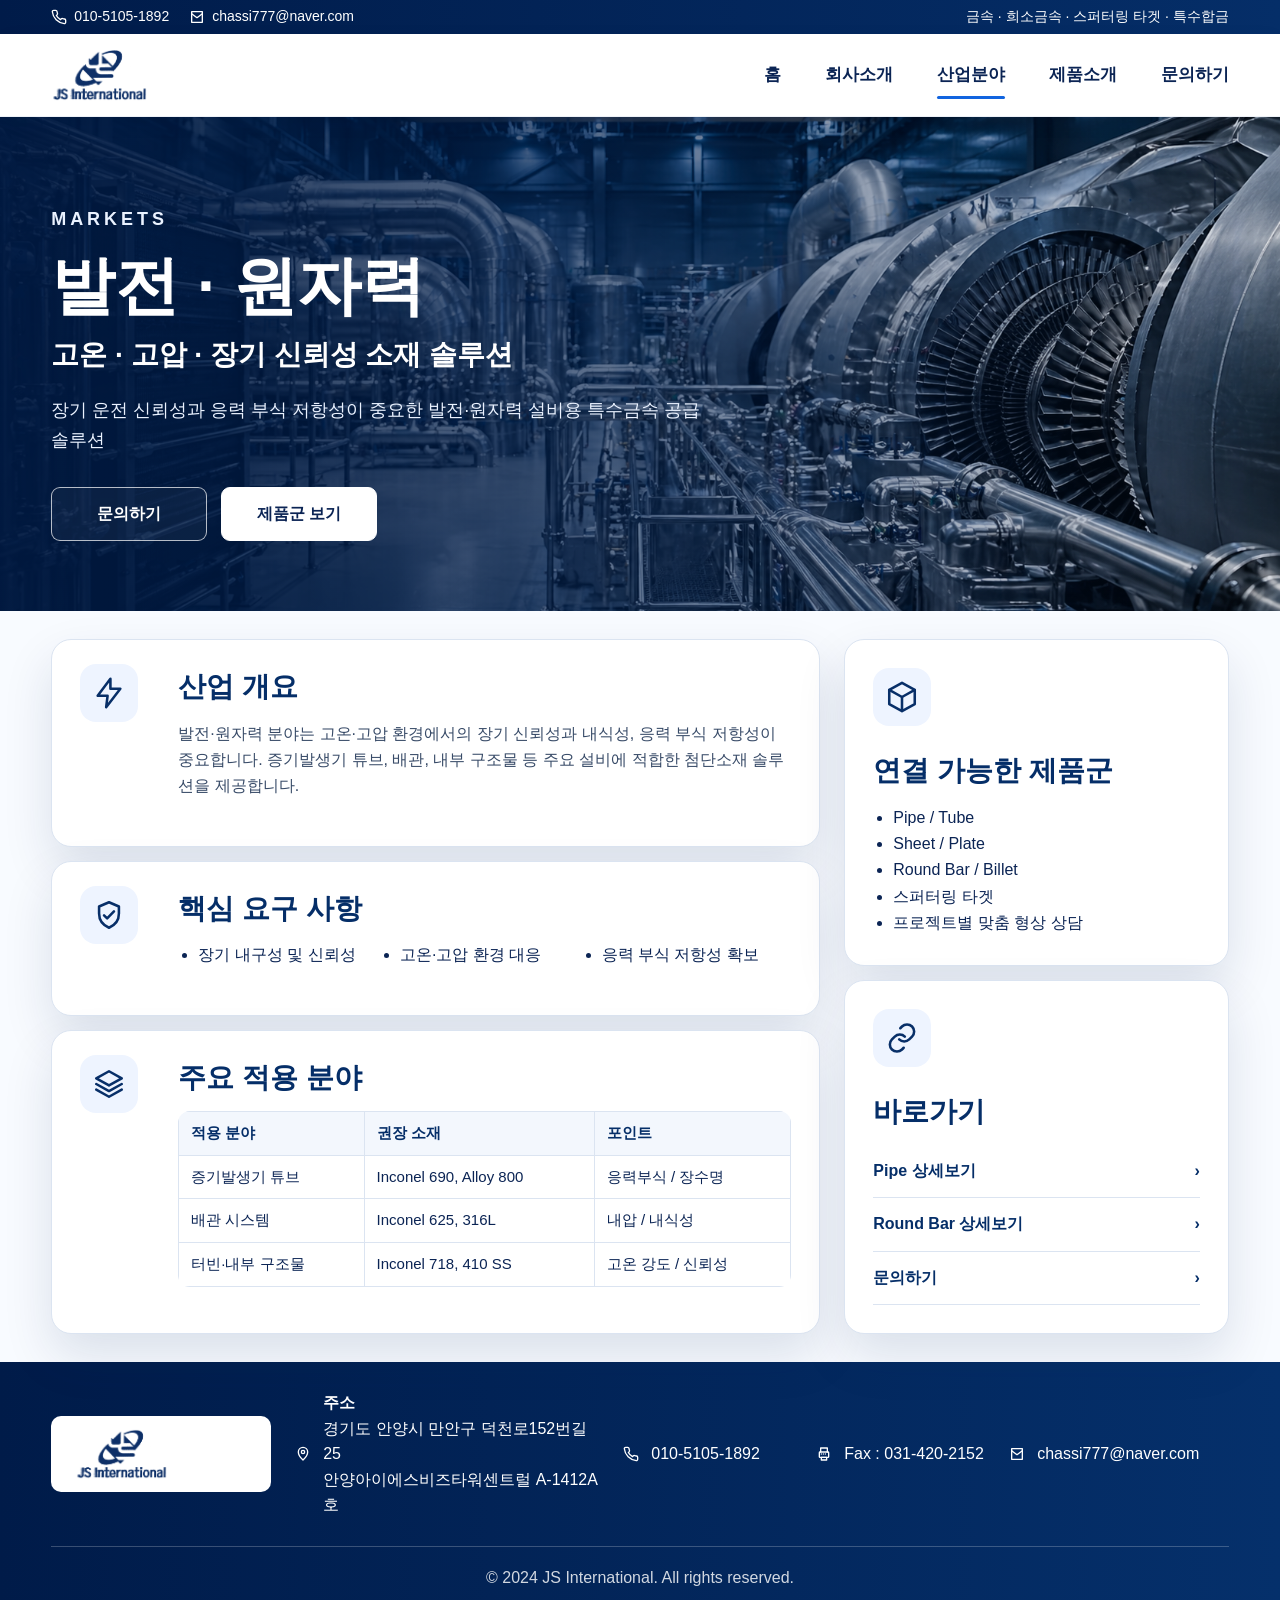
<file: market-power-nuclear.html>
<!DOCTYPE html>
<html lang="ko">
<head>
  <meta charset="UTF-8" />
  <meta name="viewport" content="width=device-width, initial-scale=1.0" />
  <meta name="description" content="장기 운전 신뢰성과 응력 부식 저항성이 중요한 발전·원자력 설비용 특수금속 공급 솔루션" />
  <title>발전 · 원자력 | JS International</title>
  <link rel="icon" href="assets/favicon.png" />
  <link rel="stylesheet" href="styles.css" />
</head>
<body>
  <a class="skip-link" href="#main">본문 바로가기</a>
  <header class="topbar">
    <div class="container topbar-inner">
      <div class="top-contact">
        <a href="tel:01051051892"><svg viewBox="0 0 24 24"><path d="M22 16.9v3a2 2 0 01-2.2 2A19.8 19.8 0 012 4.2 2 2 0 014 2h3a2 2 0 012 1.7c.1 1 .4 2 .7 2.8a2 2 0 01-.4 2L8 9.8a16 16 0 006.2 6.2l1.3-1.3a2 2 0 012-.4c.9.3 1.8.6 2.8.7A2 2 0 0122 16.9z"/></svg> 010-5105-1892</a>
        <a href="mailto:chassi777@naver.com"><svg viewBox="0 0 24 24"><path d="M4 4h16v16H4z"/><path d="M4 7l8 6 8-6"/></svg> chassi777@naver.com</a>
      </div>
      <div class="top-keywords">금속 · 희소금속 · 스퍼터링 타겟 · 특수합금</div>
    </div>
  </header>
  <header class="site-header">
    <div class="container header-inner">
      <a class="brand" href="index.html" aria-label="JS International 홈">
        <img src="assets/logo-clean.png" alt="JS International 로고" />
      </a>
      <button class="menu-toggle" type="button" aria-label="메뉴 열기" aria-controls="primary-nav" aria-expanded="false">
        <span></span><span></span><span></span>
      </button>
      <nav id="primary-nav" class="primary-nav" aria-label="주요 메뉴">
        <a class="" href="index.html#home">홈</a>
        <a class="" href="index.html#about">회사소개</a>
        <a class="active" href="index.html#markets">산업분야</a>
        <a class="" href="index.html#products">제품소개</a>
        <a class="" href="index.html#contact">문의하기</a>
      </nav>
    </div>
  </header>
  <main id="main">
    <section class="detail-hero market-hero" style="--hero-image: url('assets/market-power-hero.png')">
      <div class="container detail-hero-content">
        <p class="section-kicker">MARKETS</p>
        <h1>발전 · 원자력</h1>
        <h2>고온 · 고압 · 장기 신뢰성 소재 솔루션</h2>
        <p>장기 운전 신뢰성과 응력 부식 저항성이 중요한 발전·원자력 설비용 특수금속 공급 솔루션</p>
        <div class="detail-actions">
          <a class="btn ghost" href="index.html#contact">문의하기</a>
          <a class="btn light" href="index.html#products">제품군 보기</a>
        </div>
      </div>
    </section>
    <section class="detail-body">
      <div class="container detail-layout">
        <div class="detail-main">
          <article class="info-panel icon-panel">
            <span class="panel-icon"><svg viewBox="0 0 24 24"><path d="M13 2L4 14h7l-1 8 10-13h-7l0-7z"/></svg></span>
            <div><h2>산업 개요</h2><p>발전·원자력 분야는 고온·고압 환경에서의 장기 신뢰성과 내식성, 응력 부식 저항성이 중요합니다. 증기발생기 튜브, 배관, 내부 구조물 등 주요 설비에 적합한 첨단소재 솔루션을 제공합니다.</p></div>
          </article>
          <article class="info-panel requirements">
            <span class="panel-icon"><svg viewBox="0 0 24 24"><path d="M12 3l7 3v5c0 5-3.2 8.4-7 10-3.8-1.6-7-5-7-10V6l7-3z"/><path d="M8.5 12.2l2.2 2.2 4.8-5"/></svg></span>
            <div><h2>핵심 요구 사항</h2><ul><li>장기 내구성 및 신뢰성</li><li>고온·고압 환경 대응</li><li>응력 부식 저항성 확보</li></ul></div>
          </article>
          <article class="info-panel table-panel">
            <span class="panel-icon"><svg viewBox="0 0 24 24"><path d="M12 3l9 5-9 5-9-5 9-5z"/><path d="M3 12l9 5 9-5M3 16l9 5 9-5"/></svg></span>
            <div><h2>주요 적용 분야</h2>
              <table><thead><tr><th>적용 분야</th><th>권장 소재</th><th>포인트</th></tr></thead><tbody><tr><td>증기발생기 튜브</td><td>Inconel 690, Alloy 800</td><td>응력부식 / 장수명</td></tr><tr><td>배관 시스템</td><td>Inconel 625, 316L</td><td>내압 / 내식성</td></tr><tr><td>터빈·내부 구조물</td><td>Inconel 718, 410 SS</td><td>고온 강도 / 신뢰성</td></tr></tbody></table>
            </div>
          </article>
        </div>
        <aside class="detail-side">
          <div class="side-card">
            <span class="panel-icon"><svg viewBox="0 0 24 24"><path d="M12 2l9 5-9 5-9-5 9-5z"/><path d="M3 7v10l9 5 9-5V7M12 12v10"/></svg></span>
            <h2>연결 가능한 제품군</h2>
            <ul><li>Pipe / Tube</li><li>Sheet / Plate</li><li>Round Bar / Billet</li><li>스퍼터링 타겟</li><li>프로젝트별 맞춤 형상 상담</li></ul>
          </div>
          <div class="side-card quick-links">
            <span class="panel-icon"><svg viewBox="0 0 24 24"><path d="M10 13a5 5 0 007.1 0l2-2a5 5 0 00-7.1-7.1l-1.2 1.2"/><path d="M14 11a5 5 0 00-7.1 0l-2 2a5 5 0 007.1 7.1l1.2-1.2"/></svg></span>
            <h2>바로가기</h2><a href="product-pipe.html">Pipe 상세보기<span>›</span></a><a href="product-round-bar.html">Round Bar 상세보기<span>›</span></a><a href="index.html#contact">문의하기<span>›</span></a>
          </div>
        </aside>
      </div>
    </section>
  </main>

  <footer class="site-footer">
    <div class="container footer-main">
      <div class="footer-brand">
        <img src="assets/logo-clean.png" alt="JS International 로고" />
      </div>
      <div class="footer-item footer-address">
        <span class="footer-icon"><svg viewBox="0 0 24 24"><path d="M12 21s7-6.2 7-12A7 7 0 105 9c0 5.8 7 12 7 12z"/><circle cx="12" cy="9" r="2.5"/></svg></span>
        <div><strong>주소</strong><br>경기도 안양시 만안구 덕천로152번길 25<br>안양아이에스비즈타워센트럴 A-1412A호</div>
      </div>
      <div class="footer-item">
        <span class="footer-icon"><svg viewBox="0 0 24 24"><path d="M22 16.9v3a2 2 0 01-2.2 2A19.8 19.8 0 012 4.2 2 2 0 014 2h3a2 2 0 012 1.7c.1 1 .4 2 .7 2.8a2 2 0 01-.4 2L8 9.8a16 16 0 006.2 6.2l1.3-1.3a2 2 0 012-.4c.9.3 1.8.6 2.8.7A2 2 0 0122 16.9z"/></svg></span>
        <a href="tel:01051051892">010-5105-1892</a>
      </div>
      <div class="footer-item">
        <span class="footer-icon"><svg viewBox="0 0 24 24"><path d="M7 9V3h10v6"/><rect x="5" y="9" width="14" height="8" rx="1"/><path d="M8 17h8v4H8zM8 12h.01M11 12h.01M14 12h.01"/></svg></span>
        <span>Fax : 031-420-2152</span>
      </div>
      <div class="footer-item">
        <span class="footer-icon"><svg viewBox="0 0 24 24"><path d="M4 4h16v16H4z"/><path d="M4 7l8 6 8-6"/></svg></span>
        <a href="mailto:chassi777@naver.com">chassi777@naver.com</a>
      </div>
    </div>
    <div class="container footer-copy">© 2024 JS International. All rights reserved.</div>
  </footer>
  <script src="script.js"></script>
</body>
</html>
</file>
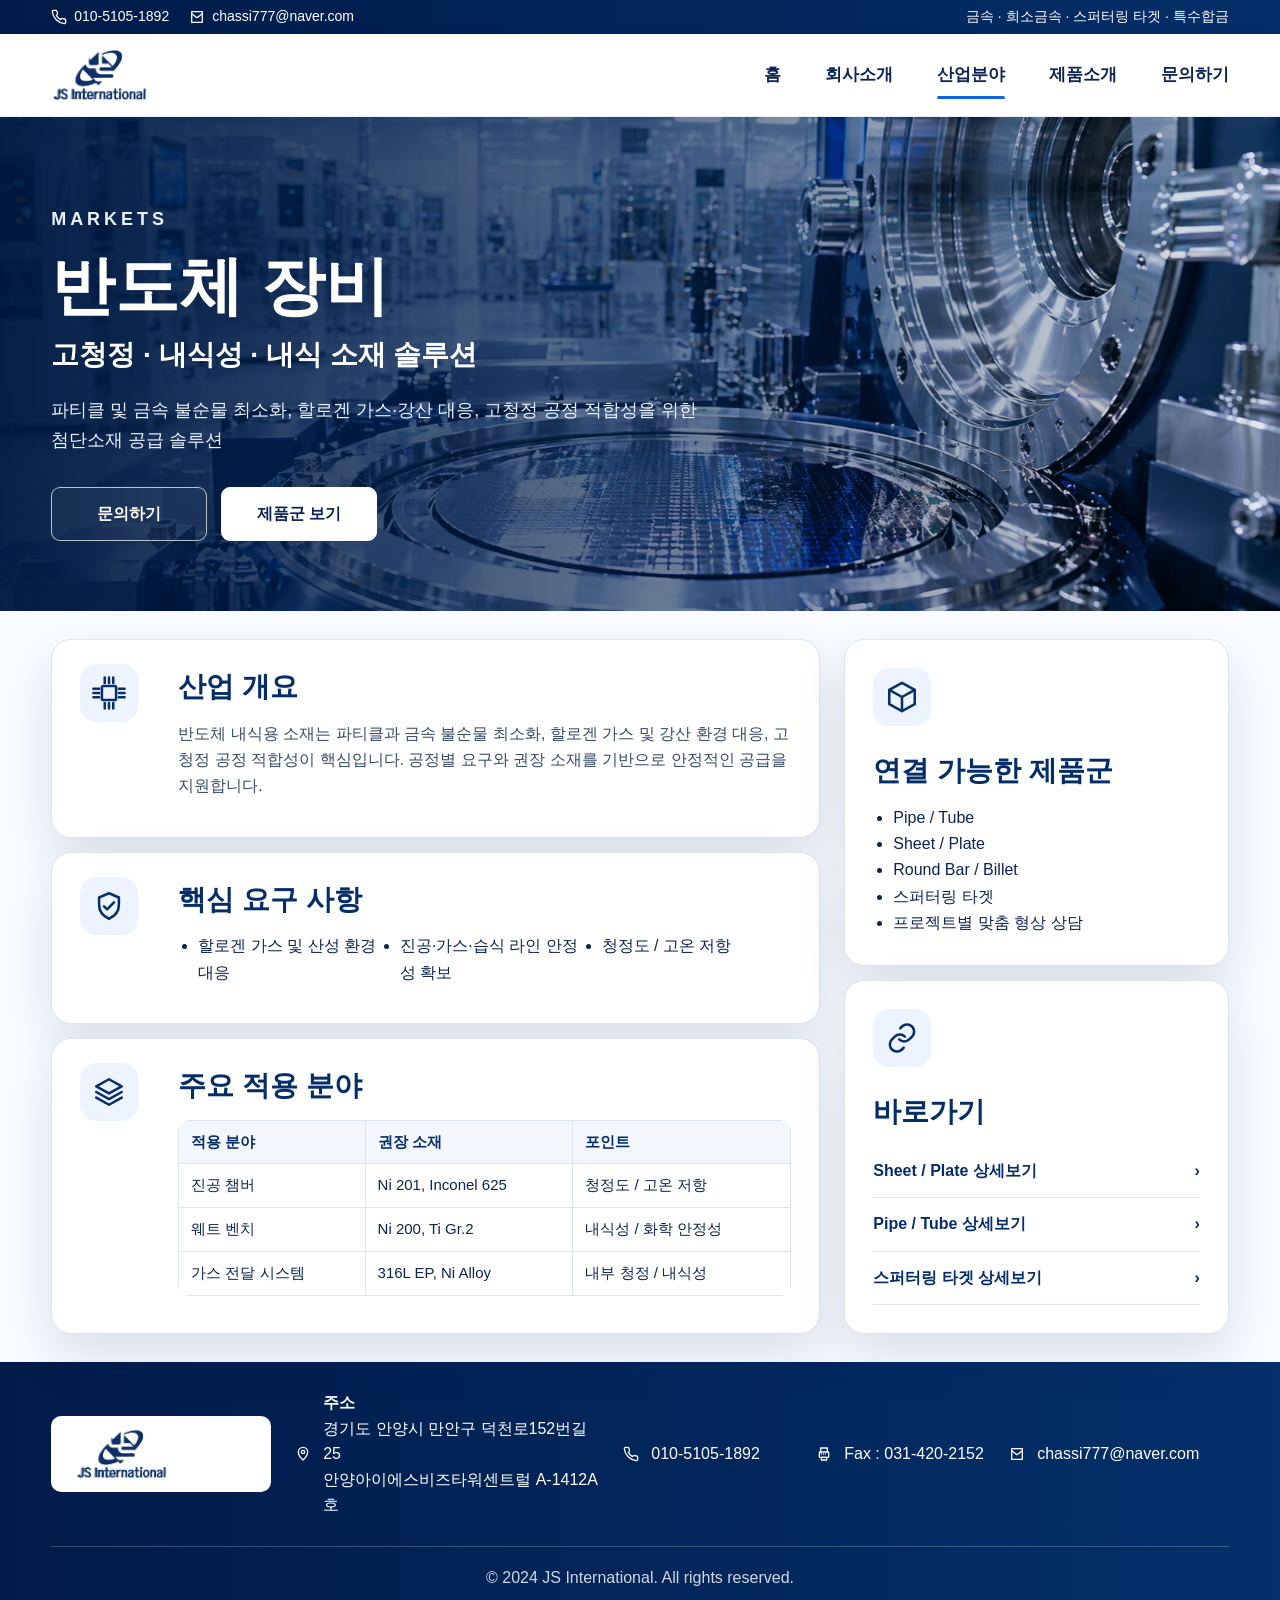
<file: market-semiconductor.html>
<!DOCTYPE html>
<html lang="ko">
<head>
  <meta charset="UTF-8" />
  <meta name="viewport" content="width=device-width, initial-scale=1.0" />
  <meta name="description" content="파티클 및 금속 불순물 최소화, 할로겐 가스·강산 대응, 고청정 공정 적합성을 위한 첨단소재 공급 솔루션" />
  <title>반도체 장비 | JS International</title>
  <link rel="icon" href="assets/favicon.png" />
  <link rel="stylesheet" href="styles.css" />
</head>
<body>
  <a class="skip-link" href="#main">본문 바로가기</a>
  <header class="topbar">
    <div class="container topbar-inner">
      <div class="top-contact">
        <a href="tel:01051051892"><svg viewBox="0 0 24 24"><path d="M22 16.9v3a2 2 0 01-2.2 2A19.8 19.8 0 012 4.2 2 2 0 014 2h3a2 2 0 012 1.7c.1 1 .4 2 .7 2.8a2 2 0 01-.4 2L8 9.8a16 16 0 006.2 6.2l1.3-1.3a2 2 0 012-.4c.9.3 1.8.6 2.8.7A2 2 0 0122 16.9z"/></svg> 010-5105-1892</a>
        <a href="mailto:chassi777@naver.com"><svg viewBox="0 0 24 24"><path d="M4 4h16v16H4z"/><path d="M4 7l8 6 8-6"/></svg> chassi777@naver.com</a>
      </div>
      <div class="top-keywords">금속 · 희소금속 · 스퍼터링 타겟 · 특수합금</div>
    </div>
  </header>
  <header class="site-header">
    <div class="container header-inner">
      <a class="brand" href="index.html" aria-label="JS International 홈">
        <img src="assets/logo-clean.png" alt="JS International 로고" />
      </a>
      <button class="menu-toggle" type="button" aria-label="메뉴 열기" aria-controls="primary-nav" aria-expanded="false">
        <span></span><span></span><span></span>
      </button>
      <nav id="primary-nav" class="primary-nav" aria-label="주요 메뉴">
        <a class="" href="index.html#home">홈</a>
        <a class="" href="index.html#about">회사소개</a>
        <a class="active" href="index.html#markets">산업분야</a>
        <a class="" href="index.html#products">제품소개</a>
        <a class="" href="index.html#contact">문의하기</a>
      </nav>
    </div>
  </header>
  <main id="main">
    <section class="detail-hero market-hero" style="--hero-image: url('assets/market-semiconductor-hero.png')">
      <div class="container detail-hero-content">
        <p class="section-kicker">MARKETS</p>
        <h1>반도체 장비</h1>
        <h2>고청정 · 내식성 · 내식 소재 솔루션</h2>
        <p>파티클 및 금속 불순물 최소화, 할로겐 가스·강산 대응, 고청정 공정 적합성을 위한 첨단소재 공급 솔루션</p>
        <div class="detail-actions">
          <a class="btn ghost" href="index.html#contact">문의하기</a>
          <a class="btn light" href="index.html#products">제품군 보기</a>
        </div>
      </div>
    </section>
    <section class="detail-body">
      <div class="container detail-layout">
        <div class="detail-main">
          <article class="info-panel icon-panel">
            <span class="panel-icon"><svg viewBox="0 0 24 24"><rect x="7" y="7" width="10" height="10" rx="1"/><path d="M9 1v4m3-4v4m3-4v4M9 19v4m3-4v4m3-4v4M1 9h4m-4 3h4m-4 3h4M19 9h4m-4 3h4m-4 3h4"/></svg></span>
            <div><h2>산업 개요</h2><p>반도체 내식용 소재는 파티클과 금속 불순물 최소화, 할로겐 가스 및 강산 환경 대응, 고청정 공정 적합성이 핵심입니다. 공정별 요구와 권장 소재를 기반으로 안정적인 공급을 지원합니다.</p></div>
          </article>
          <article class="info-panel requirements">
            <span class="panel-icon"><svg viewBox="0 0 24 24"><path d="M12 3l7 3v5c0 5-3.2 8.4-7 10-3.8-1.6-7-5-7-10V6l7-3z"/><path d="M8.5 12.2l2.2 2.2 4.8-5"/></svg></span>
            <div><h2>핵심 요구 사항</h2><ul><li>할로겐 가스 및 산성 환경 대응</li><li>진공·가스·습식 라인 안정성 확보</li><li>청정도 / 고온 저항</li></ul></div>
          </article>
          <article class="info-panel table-panel">
            <span class="panel-icon"><svg viewBox="0 0 24 24"><path d="M12 3l9 5-9 5-9-5 9-5z"/><path d="M3 12l9 5 9-5M3 16l9 5 9-5"/></svg></span>
            <div><h2>주요 적용 분야</h2>
              <table><thead><tr><th>적용 분야</th><th>권장 소재</th><th>포인트</th></tr></thead><tbody><tr><td>진공 챔버</td><td>Ni 201, Inconel 625</td><td>청정도 / 고온 저항</td></tr><tr><td>웨트 벤치</td><td>Ni 200, Ti Gr.2</td><td>내식성 / 화학 안정성</td></tr><tr><td>가스 전달 시스템</td><td>316L EP, Ni Alloy</td><td>내부 청정 / 내식성</td></tr></tbody></table>
            </div>
          </article>
        </div>
        <aside class="detail-side">
          <div class="side-card">
            <span class="panel-icon"><svg viewBox="0 0 24 24"><path d="M12 2l9 5-9 5-9-5 9-5z"/><path d="M3 7v10l9 5 9-5V7M12 12v10"/></svg></span>
            <h2>연결 가능한 제품군</h2>
            <ul><li>Pipe / Tube</li><li>Sheet / Plate</li><li>Round Bar / Billet</li><li>스퍼터링 타겟</li><li>프로젝트별 맞춤 형상 상담</li></ul>
          </div>
          <div class="side-card quick-links">
            <span class="panel-icon"><svg viewBox="0 0 24 24"><path d="M10 13a5 5 0 007.1 0l2-2a5 5 0 00-7.1-7.1l-1.2 1.2"/><path d="M14 11a5 5 0 00-7.1 0l-2 2a5 5 0 007.1 7.1l1.2-1.2"/></svg></span>
            <h2>바로가기</h2><a href="product-sheet-plate.html">Sheet / Plate 상세보기<span>›</span></a><a href="product-pipe.html">Pipe / Tube 상세보기<span>›</span></a><a href="product-sputtering-target.html">스퍼터링 타겟 상세보기<span>›</span></a>
          </div>
        </aside>
      </div>
    </section>
  </main>

  <footer class="site-footer">
    <div class="container footer-main">
      <div class="footer-brand">
        <img src="assets/logo-clean.png" alt="JS International 로고" />
      </div>
      <div class="footer-item footer-address">
        <span class="footer-icon"><svg viewBox="0 0 24 24"><path d="M12 21s7-6.2 7-12A7 7 0 105 9c0 5.8 7 12 7 12z"/><circle cx="12" cy="9" r="2.5"/></svg></span>
        <div><strong>주소</strong><br>경기도 안양시 만안구 덕천로152번길 25<br>안양아이에스비즈타워센트럴 A-1412A호</div>
      </div>
      <div class="footer-item">
        <span class="footer-icon"><svg viewBox="0 0 24 24"><path d="M22 16.9v3a2 2 0 01-2.2 2A19.8 19.8 0 012 4.2 2 2 0 014 2h3a2 2 0 012 1.7c.1 1 .4 2 .7 2.8a2 2 0 01-.4 2L8 9.8a16 16 0 006.2 6.2l1.3-1.3a2 2 0 012-.4c.9.3 1.8.6 2.8.7A2 2 0 0122 16.9z"/></svg></span>
        <a href="tel:01051051892">010-5105-1892</a>
      </div>
      <div class="footer-item">
        <span class="footer-icon"><svg viewBox="0 0 24 24"><path d="M7 9V3h10v6"/><rect x="5" y="9" width="14" height="8" rx="1"/><path d="M8 17h8v4H8zM8 12h.01M11 12h.01M14 12h.01"/></svg></span>
        <span>Fax : 031-420-2152</span>
      </div>
      <div class="footer-item">
        <span class="footer-icon"><svg viewBox="0 0 24 24"><path d="M4 4h16v16H4z"/><path d="M4 7l8 6 8-6"/></svg></span>
        <a href="mailto:chassi777@naver.com">chassi777@naver.com</a>
      </div>
    </div>
    <div class="container footer-copy">© 2024 JS International. All rights reserved.</div>
  </footer>
  <script src="script.js"></script>
</body>
</html>
</file>
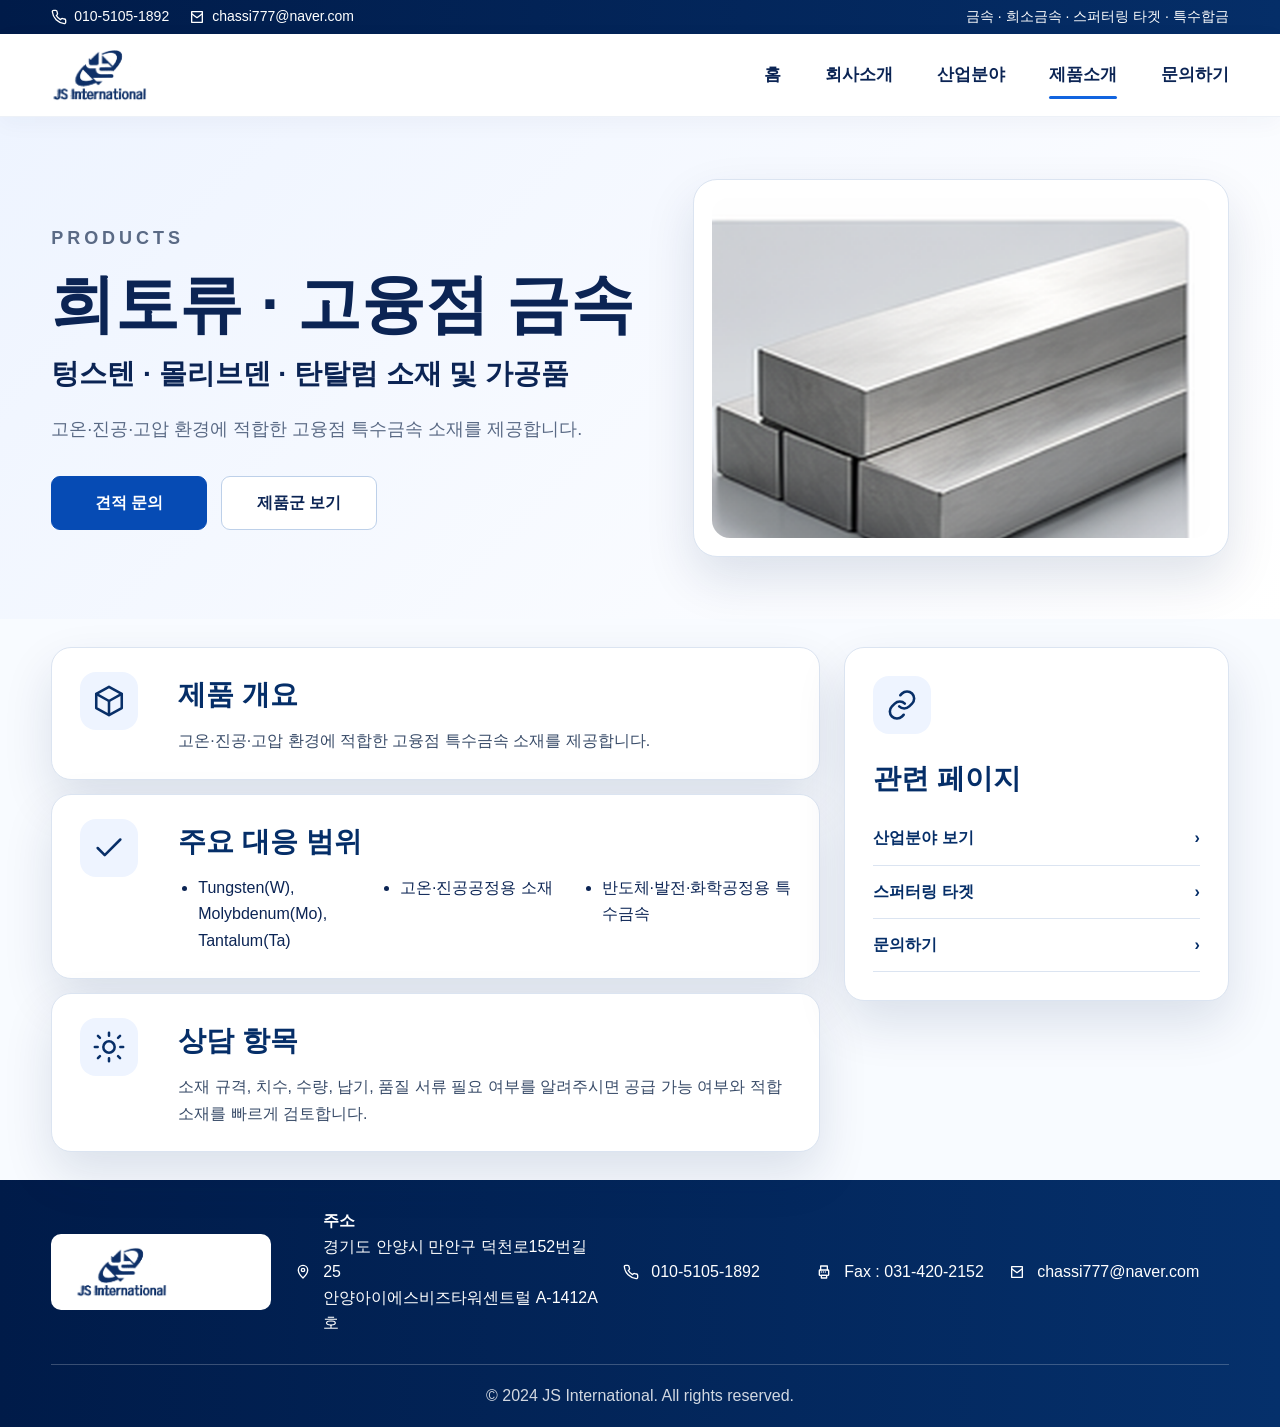
<file: product-billet.html>
<!DOCTYPE html>
<html lang="ko">
<head>
  <meta charset="UTF-8" />
  <meta name="viewport" content="width=device-width, initial-scale=1.0" />
  <meta name="description" content="고온·진공·고압 환경에 적합한 고융점 특수금속 소재를 제공합니다." />
  <title>희토류 · 고융점 금속 | JS International</title>
  <link rel="icon" href="assets/favicon.png" />
  <link rel="stylesheet" href="styles.css" />
</head>
<body>
  <a class="skip-link" href="#main">본문 바로가기</a>
  <header class="topbar">
    <div class="container topbar-inner">
      <div class="top-contact">
        <a href="tel:01051051892"><svg viewBox="0 0 24 24"><path d="M22 16.9v3a2 2 0 01-2.2 2A19.8 19.8 0 012 4.2 2 2 0 014 2h3a2 2 0 012 1.7c.1 1 .4 2 .7 2.8a2 2 0 01-.4 2L8 9.8a16 16 0 006.2 6.2l1.3-1.3a2 2 0 012-.4c.9.3 1.8.6 2.8.7A2 2 0 0122 16.9z"/></svg> 010-5105-1892</a>
        <a href="mailto:chassi777@naver.com"><svg viewBox="0 0 24 24"><path d="M4 4h16v16H4z"/><path d="M4 7l8 6 8-6"/></svg> chassi777@naver.com</a>
      </div>
      <div class="top-keywords">금속 · 희소금속 · 스퍼터링 타겟 · 특수합금</div>
    </div>
  </header>
  <header class="site-header">
    <div class="container header-inner">
      <a class="brand" href="index.html" aria-label="JS International 홈">
        <img src="assets/logo-clean.png" alt="JS International 로고" />
      </a>
      <button class="menu-toggle" type="button" aria-label="메뉴 열기" aria-controls="primary-nav" aria-expanded="false">
        <span></span><span></span><span></span>
      </button>
      <nav id="primary-nav" class="primary-nav" aria-label="주요 메뉴">
        <a class="" href="index.html#home">홈</a>
        <a class="" href="index.html#about">회사소개</a>
        <a class="" href="index.html#markets">산업분야</a>
        <a class="active" href="index.html#products">제품소개</a>
        <a class="" href="index.html#contact">문의하기</a>
      </nav>
    </div>
  </header>
  <main id="main">
    <section class="product-detail-hero">
      <div class="container product-detail-grid">
        <div>
          <p class="section-kicker">PRODUCTS</p>
          <h1>희토류 · 고융점 금속</h1>
          <h2>텅스텐 · 몰리브덴 · 탄탈럼 소재 및 가공품</h2>
          <p>고온·진공·고압 환경에 적합한 고융점 특수금속 소재를 제공합니다.</p>
          <div class="detail-actions">
            <a class="btn primary" href="index.html#contact">견적 문의</a>
            <a class="btn outline" href="index.html#products">제품군 보기</a>
          </div>
        </div>
        <div class="product-hero-image">
          <img src="assets/billet.png" alt="희토류 · 고융점 금속 제품 이미지" />
        </div>
      </div>
    </section>
    <section class="detail-body">
      <div class="container detail-layout">
        <div class="detail-main">
          <article class="info-panel icon-panel">
            <span class="panel-icon"><svg viewBox="0 0 24 24"><path d="M12 2l9 5-9 5-9-5 9-5z"/><path d="M3 7v10l9 5 9-5V7M12 12v10"/></svg></span>
            <div><h2>제품 개요</h2><p>고온·진공·고압 환경에 적합한 고융점 특수금속 소재를 제공합니다.</p></div>
          </article>
          <article class="info-panel requirements">
            <span class="panel-icon"><svg viewBox="0 0 24 24"><path d="M20 6L9 17l-5-5"/></svg></span>
            <div><h2>주요 대응 범위</h2><ul><li>Tungsten(W), Molybdenum(Mo), Tantalum(Ta)</li><li>고온·진공공정용 소재</li><li>반도체·발전·화학공정용 특수금속</li></ul></div>
          </article>
          <article class="info-panel">
            <span class="panel-icon"><svg viewBox="0 0 24 24"><path d="M12 8a4 4 0 100 8 4 4 0 000-8z"/><path d="M4 12H2m20 0h-2M12 4V2m0 20v-2M5.6 5.6L4.2 4.2m15.6 15.6l-1.4-1.4M18.4 5.6l1.4-1.4M4.2 19.8l1.4-1.4"/></svg></span>
            <div><h2>상담 항목</h2><p>소재 규격, 치수, 수량, 납기, 품질 서류 필요 여부를 알려주시면 공급 가능 여부와 적합 소재를 빠르게 검토합니다.</p></div>
          </article>
        </div>
        <aside class="detail-side">
          <div class="side-card quick-links">
            <span class="panel-icon"><svg viewBox="0 0 24 24"><path d="M10 13a5 5 0 007.1 0l2-2a5 5 0 00-7.1-7.1l-1.2 1.2"/><path d="M14 11a5 5 0 00-7.1 0l-2 2a5 5 0 007.1 7.1l1.2-1.2"/></svg></span>
            <h2>관련 페이지</h2>
            <a href="index.html#markets">산업분야 보기<span>›</span></a>
            <a href="product-sputtering-target.html">스퍼터링 타겟<span>›</span></a>
            <a href="index.html#contact">문의하기<span>›</span></a>
          </div>
        </aside>
      </div>
    </section>
  </main>

  <footer class="site-footer">
    <div class="container footer-main">
      <div class="footer-brand">
        <img src="assets/logo-clean.png" alt="JS International 로고" />
      </div>
      <div class="footer-item footer-address">
        <span class="footer-icon"><svg viewBox="0 0 24 24"><path d="M12 21s7-6.2 7-12A7 7 0 105 9c0 5.8 7 12 7 12z"/><circle cx="12" cy="9" r="2.5"/></svg></span>
        <div><strong>주소</strong><br>경기도 안양시 만안구 덕천로152번길 25<br>안양아이에스비즈타워센트럴 A-1412A호</div>
      </div>
      <div class="footer-item">
        <span class="footer-icon"><svg viewBox="0 0 24 24"><path d="M22 16.9v3a2 2 0 01-2.2 2A19.8 19.8 0 012 4.2 2 2 0 014 2h3a2 2 0 012 1.7c.1 1 .4 2 .7 2.8a2 2 0 01-.4 2L8 9.8a16 16 0 006.2 6.2l1.3-1.3a2 2 0 012-.4c.9.3 1.8.6 2.8.7A2 2 0 0122 16.9z"/></svg></span>
        <a href="tel:01051051892">010-5105-1892</a>
      </div>
      <div class="footer-item">
        <span class="footer-icon"><svg viewBox="0 0 24 24"><path d="M7 9V3h10v6"/><rect x="5" y="9" width="14" height="8" rx="1"/><path d="M8 17h8v4H8zM8 12h.01M11 12h.01M14 12h.01"/></svg></span>
        <span>Fax : 031-420-2152</span>
      </div>
      <div class="footer-item">
        <span class="footer-icon"><svg viewBox="0 0 24 24"><path d="M4 4h16v16H4z"/><path d="M4 7l8 6 8-6"/></svg></span>
        <a href="mailto:chassi777@naver.com">chassi777@naver.com</a>
      </div>
    </div>
    <div class="container footer-copy">© 2024 JS International. All rights reserved.</div>
  </footer>
  <script src="script.js"></script>
</body>
</html>
</file>
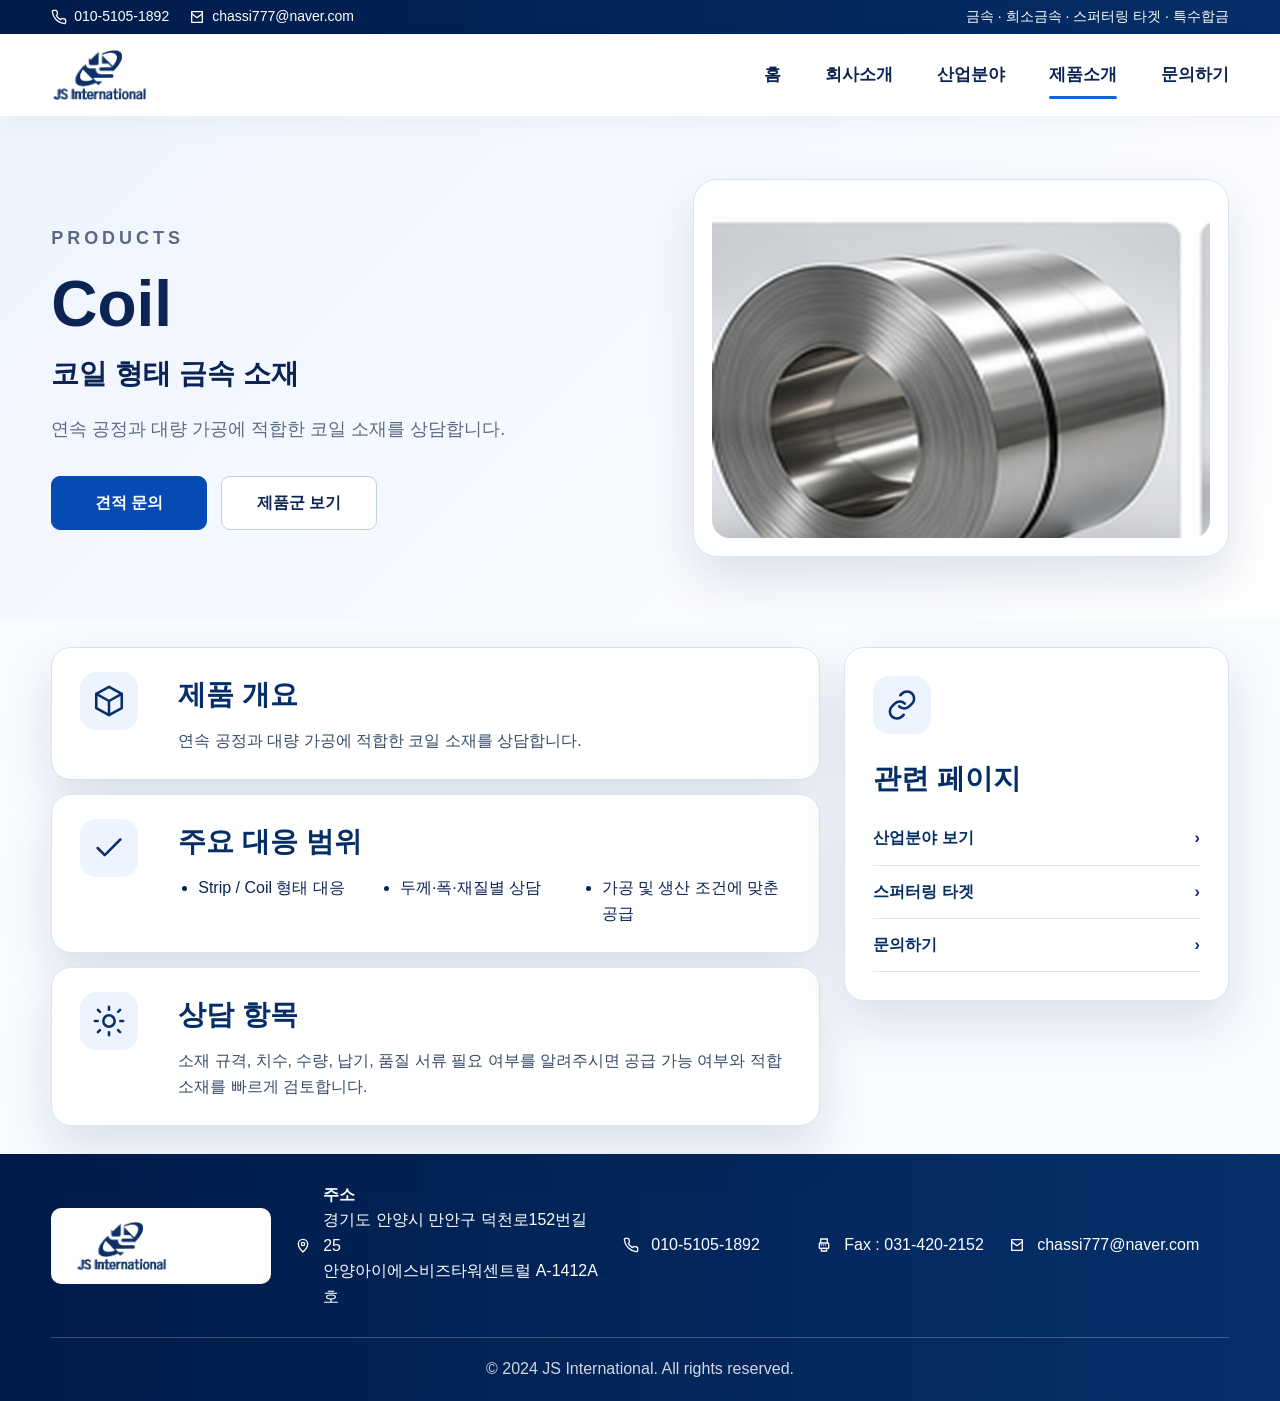
<file: product-coil.html>
<!DOCTYPE html>
<html lang="ko">
<head>
  <meta charset="UTF-8" />
  <meta name="viewport" content="width=device-width, initial-scale=1.0" />
  <meta name="description" content="연속 공정과 대량 가공에 적합한 코일 소재를 상담합니다." />
  <title>Coil | JS International</title>
  <link rel="icon" href="assets/favicon.png" />
  <link rel="stylesheet" href="styles.css" />
</head>
<body>
  <a class="skip-link" href="#main">본문 바로가기</a>
  <header class="topbar">
    <div class="container topbar-inner">
      <div class="top-contact">
        <a href="tel:01051051892"><svg viewBox="0 0 24 24"><path d="M22 16.9v3a2 2 0 01-2.2 2A19.8 19.8 0 012 4.2 2 2 0 014 2h3a2 2 0 012 1.7c.1 1 .4 2 .7 2.8a2 2 0 01-.4 2L8 9.8a16 16 0 006.2 6.2l1.3-1.3a2 2 0 012-.4c.9.3 1.8.6 2.8.7A2 2 0 0122 16.9z"/></svg> 010-5105-1892</a>
        <a href="mailto:chassi777@naver.com"><svg viewBox="0 0 24 24"><path d="M4 4h16v16H4z"/><path d="M4 7l8 6 8-6"/></svg> chassi777@naver.com</a>
      </div>
      <div class="top-keywords">금속 · 희소금속 · 스퍼터링 타겟 · 특수합금</div>
    </div>
  </header>
  <header class="site-header">
    <div class="container header-inner">
      <a class="brand" href="index.html" aria-label="JS International 홈">
        <img src="assets/logo-clean.png" alt="JS International 로고" />
      </a>
      <button class="menu-toggle" type="button" aria-label="메뉴 열기" aria-controls="primary-nav" aria-expanded="false">
        <span></span><span></span><span></span>
      </button>
      <nav id="primary-nav" class="primary-nav" aria-label="주요 메뉴">
        <a class="" href="index.html#home">홈</a>
        <a class="" href="index.html#about">회사소개</a>
        <a class="" href="index.html#markets">산업분야</a>
        <a class="active" href="index.html#products">제품소개</a>
        <a class="" href="index.html#contact">문의하기</a>
      </nav>
    </div>
  </header>
  <main id="main">
    <section class="product-detail-hero">
      <div class="container product-detail-grid">
        <div>
          <p class="section-kicker">PRODUCTS</p>
          <h1>Coil</h1>
          <h2>코일 형태 금속 소재</h2>
          <p>연속 공정과 대량 가공에 적합한 코일 소재를 상담합니다.</p>
          <div class="detail-actions">
            <a class="btn primary" href="index.html#contact">견적 문의</a>
            <a class="btn outline" href="index.html#products">제품군 보기</a>
          </div>
        </div>
        <div class="product-hero-image">
          <img src="assets/coil.png" alt="Coil 제품 이미지" />
        </div>
      </div>
    </section>
    <section class="detail-body">
      <div class="container detail-layout">
        <div class="detail-main">
          <article class="info-panel icon-panel">
            <span class="panel-icon"><svg viewBox="0 0 24 24"><path d="M12 2l9 5-9 5-9-5 9-5z"/><path d="M3 7v10l9 5 9-5V7M12 12v10"/></svg></span>
            <div><h2>제품 개요</h2><p>연속 공정과 대량 가공에 적합한 코일 소재를 상담합니다.</p></div>
          </article>
          <article class="info-panel requirements">
            <span class="panel-icon"><svg viewBox="0 0 24 24"><path d="M20 6L9 17l-5-5"/></svg></span>
            <div><h2>주요 대응 범위</h2><ul><li>Strip / Coil 형태 대응</li><li>두께·폭·재질별 상담</li><li>가공 및 생산 조건에 맞춘 공급</li></ul></div>
          </article>
          <article class="info-panel">
            <span class="panel-icon"><svg viewBox="0 0 24 24"><path d="M12 8a4 4 0 100 8 4 4 0 000-8z"/><path d="M4 12H2m20 0h-2M12 4V2m0 20v-2M5.6 5.6L4.2 4.2m15.6 15.6l-1.4-1.4M18.4 5.6l1.4-1.4M4.2 19.8l1.4-1.4"/></svg></span>
            <div><h2>상담 항목</h2><p>소재 규격, 치수, 수량, 납기, 품질 서류 필요 여부를 알려주시면 공급 가능 여부와 적합 소재를 빠르게 검토합니다.</p></div>
          </article>
        </div>
        <aside class="detail-side">
          <div class="side-card quick-links">
            <span class="panel-icon"><svg viewBox="0 0 24 24"><path d="M10 13a5 5 0 007.1 0l2-2a5 5 0 00-7.1-7.1l-1.2 1.2"/><path d="M14 11a5 5 0 00-7.1 0l-2 2a5 5 0 007.1 7.1l1.2-1.2"/></svg></span>
            <h2>관련 페이지</h2>
            <a href="index.html#markets">산업분야 보기<span>›</span></a>
            <a href="product-sputtering-target.html">스퍼터링 타겟<span>›</span></a>
            <a href="index.html#contact">문의하기<span>›</span></a>
          </div>
        </aside>
      </div>
    </section>
  </main>

  <footer class="site-footer">
    <div class="container footer-main">
      <div class="footer-brand">
        <img src="assets/logo-clean.png" alt="JS International 로고" />
      </div>
      <div class="footer-item footer-address">
        <span class="footer-icon"><svg viewBox="0 0 24 24"><path d="M12 21s7-6.2 7-12A7 7 0 105 9c0 5.8 7 12 7 12z"/><circle cx="12" cy="9" r="2.5"/></svg></span>
        <div><strong>주소</strong><br>경기도 안양시 만안구 덕천로152번길 25<br>안양아이에스비즈타워센트럴 A-1412A호</div>
      </div>
      <div class="footer-item">
        <span class="footer-icon"><svg viewBox="0 0 24 24"><path d="M22 16.9v3a2 2 0 01-2.2 2A19.8 19.8 0 012 4.2 2 2 0 014 2h3a2 2 0 012 1.7c.1 1 .4 2 .7 2.8a2 2 0 01-.4 2L8 9.8a16 16 0 006.2 6.2l1.3-1.3a2 2 0 012-.4c.9.3 1.8.6 2.8.7A2 2 0 0122 16.9z"/></svg></span>
        <a href="tel:01051051892">010-5105-1892</a>
      </div>
      <div class="footer-item">
        <span class="footer-icon"><svg viewBox="0 0 24 24"><path d="M7 9V3h10v6"/><rect x="5" y="9" width="14" height="8" rx="1"/><path d="M8 17h8v4H8zM8 12h.01M11 12h.01M14 12h.01"/></svg></span>
        <span>Fax : 031-420-2152</span>
      </div>
      <div class="footer-item">
        <span class="footer-icon"><svg viewBox="0 0 24 24"><path d="M4 4h16v16H4z"/><path d="M4 7l8 6 8-6"/></svg></span>
        <a href="mailto:chassi777@naver.com">chassi777@naver.com</a>
      </div>
    </div>
    <div class="container footer-copy">© 2024 JS International. All rights reserved.</div>
  </footer>
  <script src="script.js"></script>
</body>
</html>
</file>
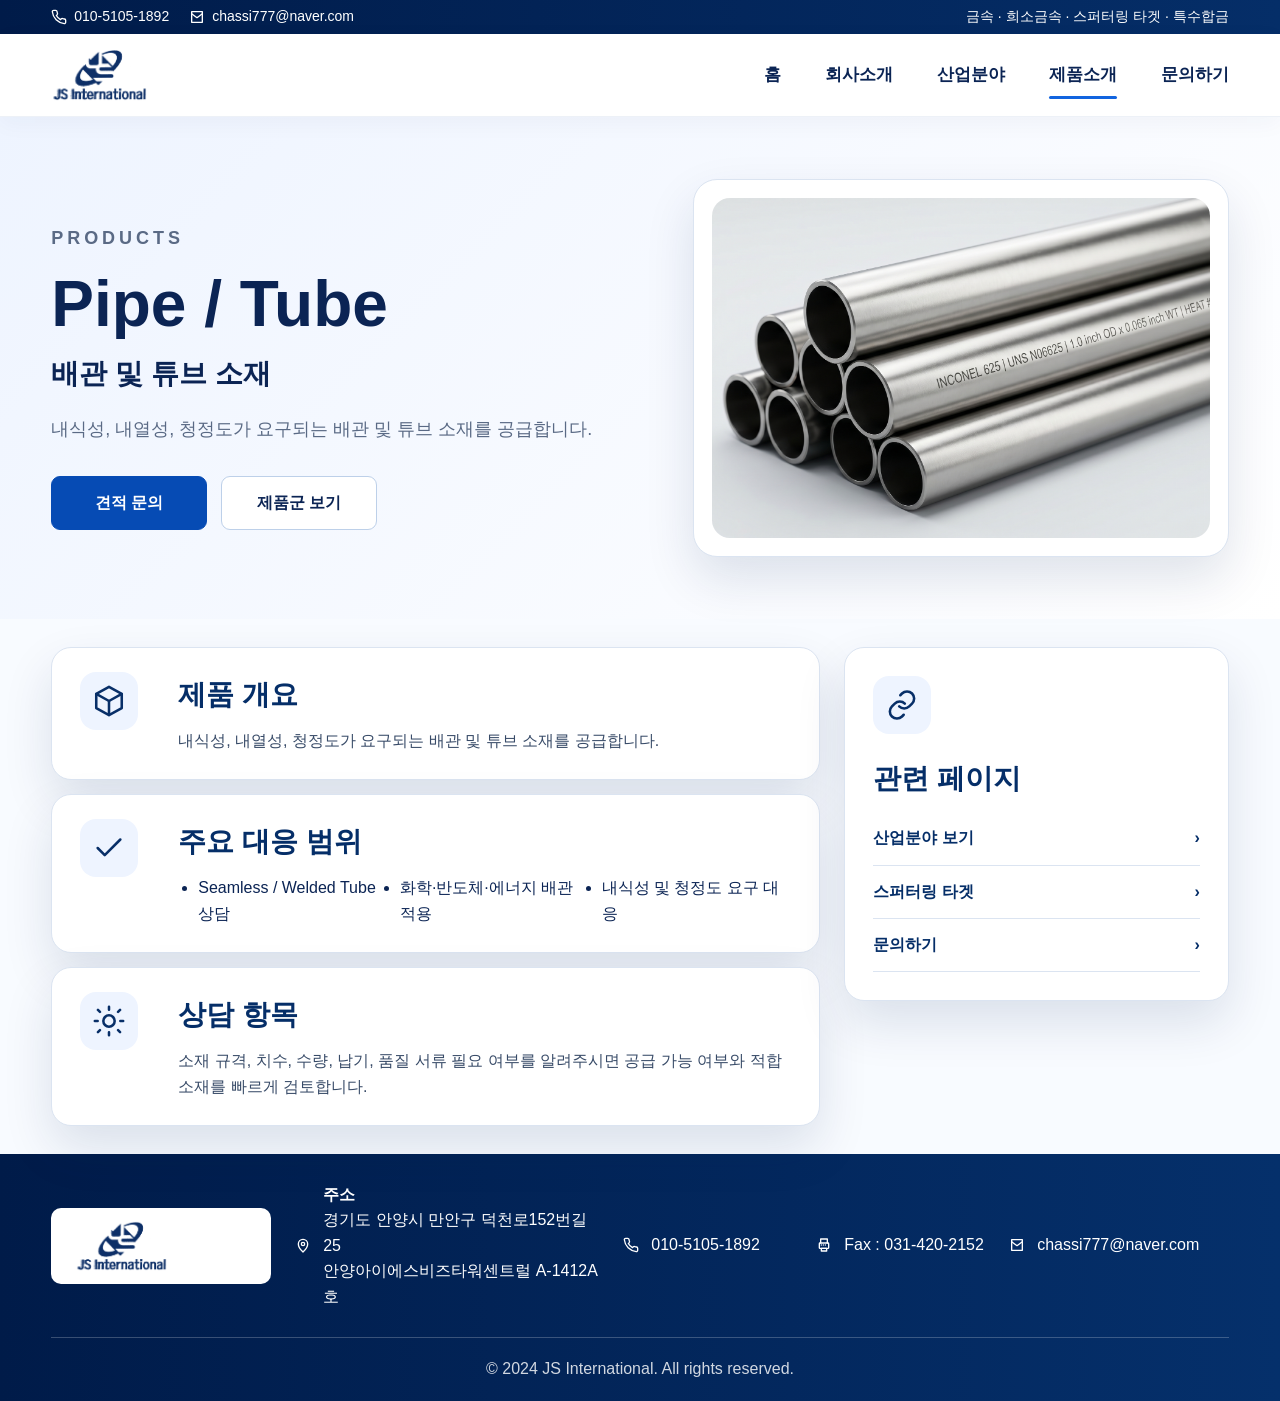
<file: product-pipe.html>
<!DOCTYPE html>
<html lang="ko">
<head>
  <meta charset="UTF-8" />
  <meta name="viewport" content="width=device-width, initial-scale=1.0" />
  <meta name="description" content="내식성, 내열성, 청정도가 요구되는 배관 및 튜브 소재를 공급합니다." />
  <title>Pipe / Tube | JS International</title>
  <link rel="icon" href="assets/favicon.png" />
  <link rel="stylesheet" href="styles.css" />
</head>
<body>
  <a class="skip-link" href="#main">본문 바로가기</a>
  <header class="topbar">
    <div class="container topbar-inner">
      <div class="top-contact">
        <a href="tel:01051051892"><svg viewBox="0 0 24 24"><path d="M22 16.9v3a2 2 0 01-2.2 2A19.8 19.8 0 012 4.2 2 2 0 014 2h3a2 2 0 012 1.7c.1 1 .4 2 .7 2.8a2 2 0 01-.4 2L8 9.8a16 16 0 006.2 6.2l1.3-1.3a2 2 0 012-.4c.9.3 1.8.6 2.8.7A2 2 0 0122 16.9z"/></svg> 010-5105-1892</a>
        <a href="mailto:chassi777@naver.com"><svg viewBox="0 0 24 24"><path d="M4 4h16v16H4z"/><path d="M4 7l8 6 8-6"/></svg> chassi777@naver.com</a>
      </div>
      <div class="top-keywords">금속 · 희소금속 · 스퍼터링 타겟 · 특수합금</div>
    </div>
  </header>
  <header class="site-header">
    <div class="container header-inner">
      <a class="brand" href="index.html" aria-label="JS International 홈">
        <img src="assets/logo-clean.png" alt="JS International 로고" />
      </a>
      <button class="menu-toggle" type="button" aria-label="메뉴 열기" aria-controls="primary-nav" aria-expanded="false">
        <span></span><span></span><span></span>
      </button>
      <nav id="primary-nav" class="primary-nav" aria-label="주요 메뉴">
        <a class="" href="index.html#home">홈</a>
        <a class="" href="index.html#about">회사소개</a>
        <a class="" href="index.html#markets">산업분야</a>
        <a class="active" href="index.html#products">제품소개</a>
        <a class="" href="index.html#contact">문의하기</a>
      </nav>
    </div>
  </header>
  <main id="main">
    <section class="product-detail-hero">
      <div class="container product-detail-grid">
        <div>
          <p class="section-kicker">PRODUCTS</p>
          <h1>Pipe / Tube</h1>
          <h2>배관 및 튜브 소재</h2>
          <p>내식성, 내열성, 청정도가 요구되는 배관 및 튜브 소재를 공급합니다.</p>
          <div class="detail-actions">
            <a class="btn primary" href="index.html#contact">견적 문의</a>
            <a class="btn outline" href="index.html#products">제품군 보기</a>
          </div>
        </div>
        <div class="product-hero-image">
          <img src="assets/pipe.png" alt="Pipe / Tube 제품 이미지" />
        </div>
      </div>
    </section>
    <section class="detail-body">
      <div class="container detail-layout">
        <div class="detail-main">
          <article class="info-panel icon-panel">
            <span class="panel-icon"><svg viewBox="0 0 24 24"><path d="M12 2l9 5-9 5-9-5 9-5z"/><path d="M3 7v10l9 5 9-5V7M12 12v10"/></svg></span>
            <div><h2>제품 개요</h2><p>내식성, 내열성, 청정도가 요구되는 배관 및 튜브 소재를 공급합니다.</p></div>
          </article>
          <article class="info-panel requirements">
            <span class="panel-icon"><svg viewBox="0 0 24 24"><path d="M20 6L9 17l-5-5"/></svg></span>
            <div><h2>주요 대응 범위</h2><ul><li>Seamless / Welded Tube 상담</li><li>화학·반도체·에너지 배관 적용</li><li>내식성 및 청정도 요구 대응</li></ul></div>
          </article>
          <article class="info-panel">
            <span class="panel-icon"><svg viewBox="0 0 24 24"><path d="M12 8a4 4 0 100 8 4 4 0 000-8z"/><path d="M4 12H2m20 0h-2M12 4V2m0 20v-2M5.6 5.6L4.2 4.2m15.6 15.6l-1.4-1.4M18.4 5.6l1.4-1.4M4.2 19.8l1.4-1.4"/></svg></span>
            <div><h2>상담 항목</h2><p>소재 규격, 치수, 수량, 납기, 품질 서류 필요 여부를 알려주시면 공급 가능 여부와 적합 소재를 빠르게 검토합니다.</p></div>
          </article>
        </div>
        <aside class="detail-side">
          <div class="side-card quick-links">
            <span class="panel-icon"><svg viewBox="0 0 24 24"><path d="M10 13a5 5 0 007.1 0l2-2a5 5 0 00-7.1-7.1l-1.2 1.2"/><path d="M14 11a5 5 0 00-7.1 0l-2 2a5 5 0 007.1 7.1l1.2-1.2"/></svg></span>
            <h2>관련 페이지</h2>
            <a href="index.html#markets">산업분야 보기<span>›</span></a>
            <a href="product-sputtering-target.html">스퍼터링 타겟<span>›</span></a>
            <a href="index.html#contact">문의하기<span>›</span></a>
          </div>
        </aside>
      </div>
    </section>
  </main>

  <footer class="site-footer">
    <div class="container footer-main">
      <div class="footer-brand">
        <img src="assets/logo-clean.png" alt="JS International 로고" />
      </div>
      <div class="footer-item footer-address">
        <span class="footer-icon"><svg viewBox="0 0 24 24"><path d="M12 21s7-6.2 7-12A7 7 0 105 9c0 5.8 7 12 7 12z"/><circle cx="12" cy="9" r="2.5"/></svg></span>
        <div><strong>주소</strong><br>경기도 안양시 만안구 덕천로152번길 25<br>안양아이에스비즈타워센트럴 A-1412A호</div>
      </div>
      <div class="footer-item">
        <span class="footer-icon"><svg viewBox="0 0 24 24"><path d="M22 16.9v3a2 2 0 01-2.2 2A19.8 19.8 0 012 4.2 2 2 0 014 2h3a2 2 0 012 1.7c.1 1 .4 2 .7 2.8a2 2 0 01-.4 2L8 9.8a16 16 0 006.2 6.2l1.3-1.3a2 2 0 012-.4c.9.3 1.8.6 2.8.7A2 2 0 0122 16.9z"/></svg></span>
        <a href="tel:01051051892">010-5105-1892</a>
      </div>
      <div class="footer-item">
        <span class="footer-icon"><svg viewBox="0 0 24 24"><path d="M7 9V3h10v6"/><rect x="5" y="9" width="14" height="8" rx="1"/><path d="M8 17h8v4H8zM8 12h.01M11 12h.01M14 12h.01"/></svg></span>
        <span>Fax : 031-420-2152</span>
      </div>
      <div class="footer-item">
        <span class="footer-icon"><svg viewBox="0 0 24 24"><path d="M4 4h16v16H4z"/><path d="M4 7l8 6 8-6"/></svg></span>
        <a href="mailto:chassi777@naver.com">chassi777@naver.com</a>
      </div>
    </div>
    <div class="container footer-copy">© 2024 JS International. All rights reserved.</div>
  </footer>
  <script src="script.js"></script>
</body>
</html>
</file>
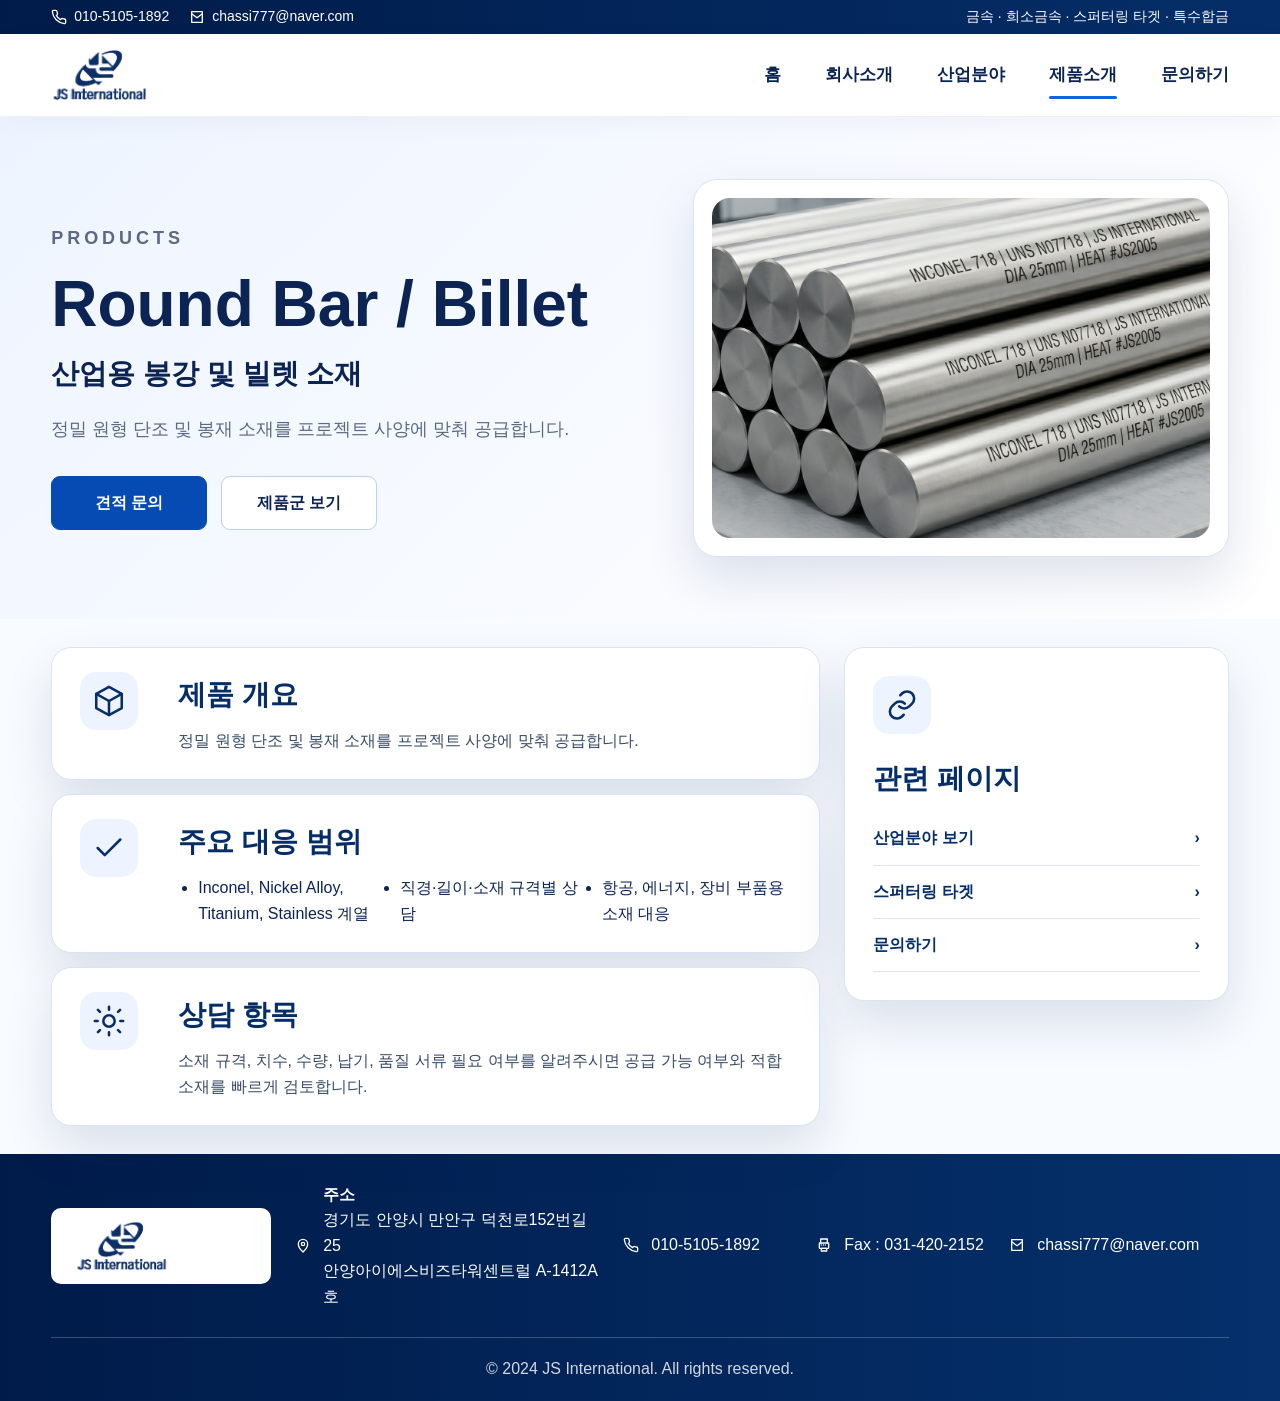
<file: product-round-bar.html>
<!DOCTYPE html>
<html lang="ko">
<head>
  <meta charset="UTF-8" />
  <meta name="viewport" content="width=device-width, initial-scale=1.0" />
  <meta name="description" content="정밀 원형 단조 및 봉재 소재를 프로젝트 사양에 맞춰 공급합니다." />
  <title>Round Bar / Billet | JS International</title>
  <link rel="icon" href="assets/favicon.png" />
  <link rel="stylesheet" href="styles.css" />
</head>
<body>
  <a class="skip-link" href="#main">본문 바로가기</a>
  <header class="topbar">
    <div class="container topbar-inner">
      <div class="top-contact">
        <a href="tel:01051051892"><svg viewBox="0 0 24 24"><path d="M22 16.9v3a2 2 0 01-2.2 2A19.8 19.8 0 012 4.2 2 2 0 014 2h3a2 2 0 012 1.7c.1 1 .4 2 .7 2.8a2 2 0 01-.4 2L8 9.8a16 16 0 006.2 6.2l1.3-1.3a2 2 0 012-.4c.9.3 1.8.6 2.8.7A2 2 0 0122 16.9z"/></svg> 010-5105-1892</a>
        <a href="mailto:chassi777@naver.com"><svg viewBox="0 0 24 24"><path d="M4 4h16v16H4z"/><path d="M4 7l8 6 8-6"/></svg> chassi777@naver.com</a>
      </div>
      <div class="top-keywords">금속 · 희소금속 · 스퍼터링 타겟 · 특수합금</div>
    </div>
  </header>
  <header class="site-header">
    <div class="container header-inner">
      <a class="brand" href="index.html" aria-label="JS International 홈">
        <img src="assets/logo-clean.png" alt="JS International 로고" />
      </a>
      <button class="menu-toggle" type="button" aria-label="메뉴 열기" aria-controls="primary-nav" aria-expanded="false">
        <span></span><span></span><span></span>
      </button>
      <nav id="primary-nav" class="primary-nav" aria-label="주요 메뉴">
        <a class="" href="index.html#home">홈</a>
        <a class="" href="index.html#about">회사소개</a>
        <a class="" href="index.html#markets">산업분야</a>
        <a class="active" href="index.html#products">제품소개</a>
        <a class="" href="index.html#contact">문의하기</a>
      </nav>
    </div>
  </header>
  <main id="main">
    <section class="product-detail-hero">
      <div class="container product-detail-grid">
        <div>
          <p class="section-kicker">PRODUCTS</p>
          <h1>Round Bar / Billet</h1>
          <h2>산업용 봉강 및 빌렛 소재</h2>
          <p>정밀 원형 단조 및 봉재 소재를 프로젝트 사양에 맞춰 공급합니다.</p>
          <div class="detail-actions">
            <a class="btn primary" href="index.html#contact">견적 문의</a>
            <a class="btn outline" href="index.html#products">제품군 보기</a>
          </div>
        </div>
        <div class="product-hero-image">
          <img src="assets/round-bar.png" alt="Round Bar / Billet 제품 이미지" />
        </div>
      </div>
    </section>
    <section class="detail-body">
      <div class="container detail-layout">
        <div class="detail-main">
          <article class="info-panel icon-panel">
            <span class="panel-icon"><svg viewBox="0 0 24 24"><path d="M12 2l9 5-9 5-9-5 9-5z"/><path d="M3 7v10l9 5 9-5V7M12 12v10"/></svg></span>
            <div><h2>제품 개요</h2><p>정밀 원형 단조 및 봉재 소재를 프로젝트 사양에 맞춰 공급합니다.</p></div>
          </article>
          <article class="info-panel requirements">
            <span class="panel-icon"><svg viewBox="0 0 24 24"><path d="M20 6L9 17l-5-5"/></svg></span>
            <div><h2>주요 대응 범위</h2><ul><li>Inconel, Nickel Alloy, Titanium, Stainless 계열</li><li>직경·길이·소재 규격별 상담</li><li>항공, 에너지, 장비 부품용 소재 대응</li></ul></div>
          </article>
          <article class="info-panel">
            <span class="panel-icon"><svg viewBox="0 0 24 24"><path d="M12 8a4 4 0 100 8 4 4 0 000-8z"/><path d="M4 12H2m20 0h-2M12 4V2m0 20v-2M5.6 5.6L4.2 4.2m15.6 15.6l-1.4-1.4M18.4 5.6l1.4-1.4M4.2 19.8l1.4-1.4"/></svg></span>
            <div><h2>상담 항목</h2><p>소재 규격, 치수, 수량, 납기, 품질 서류 필요 여부를 알려주시면 공급 가능 여부와 적합 소재를 빠르게 검토합니다.</p></div>
          </article>
        </div>
        <aside class="detail-side">
          <div class="side-card quick-links">
            <span class="panel-icon"><svg viewBox="0 0 24 24"><path d="M10 13a5 5 0 007.1 0l2-2a5 5 0 00-7.1-7.1l-1.2 1.2"/><path d="M14 11a5 5 0 00-7.1 0l-2 2a5 5 0 007.1 7.1l1.2-1.2"/></svg></span>
            <h2>관련 페이지</h2>
            <a href="index.html#markets">산업분야 보기<span>›</span></a>
            <a href="product-sputtering-target.html">스퍼터링 타겟<span>›</span></a>
            <a href="index.html#contact">문의하기<span>›</span></a>
          </div>
        </aside>
      </div>
    </section>
  </main>

  <footer class="site-footer">
    <div class="container footer-main">
      <div class="footer-brand">
        <img src="assets/logo-clean.png" alt="JS International 로고" />
      </div>
      <div class="footer-item footer-address">
        <span class="footer-icon"><svg viewBox="0 0 24 24"><path d="M12 21s7-6.2 7-12A7 7 0 105 9c0 5.8 7 12 7 12z"/><circle cx="12" cy="9" r="2.5"/></svg></span>
        <div><strong>주소</strong><br>경기도 안양시 만안구 덕천로152번길 25<br>안양아이에스비즈타워센트럴 A-1412A호</div>
      </div>
      <div class="footer-item">
        <span class="footer-icon"><svg viewBox="0 0 24 24"><path d="M22 16.9v3a2 2 0 01-2.2 2A19.8 19.8 0 012 4.2 2 2 0 014 2h3a2 2 0 012 1.7c.1 1 .4 2 .7 2.8a2 2 0 01-.4 2L8 9.8a16 16 0 006.2 6.2l1.3-1.3a2 2 0 012-.4c.9.3 1.8.6 2.8.7A2 2 0 0122 16.9z"/></svg></span>
        <a href="tel:01051051892">010-5105-1892</a>
      </div>
      <div class="footer-item">
        <span class="footer-icon"><svg viewBox="0 0 24 24"><path d="M7 9V3h10v6"/><rect x="5" y="9" width="14" height="8" rx="1"/><path d="M8 17h8v4H8zM8 12h.01M11 12h.01M14 12h.01"/></svg></span>
        <span>Fax : 031-420-2152</span>
      </div>
      <div class="footer-item">
        <span class="footer-icon"><svg viewBox="0 0 24 24"><path d="M4 4h16v16H4z"/><path d="M4 7l8 6 8-6"/></svg></span>
        <a href="mailto:chassi777@naver.com">chassi777@naver.com</a>
      </div>
    </div>
    <div class="container footer-copy">© 2024 JS International. All rights reserved.</div>
  </footer>
  <script src="script.js"></script>
</body>
</html>
</file>
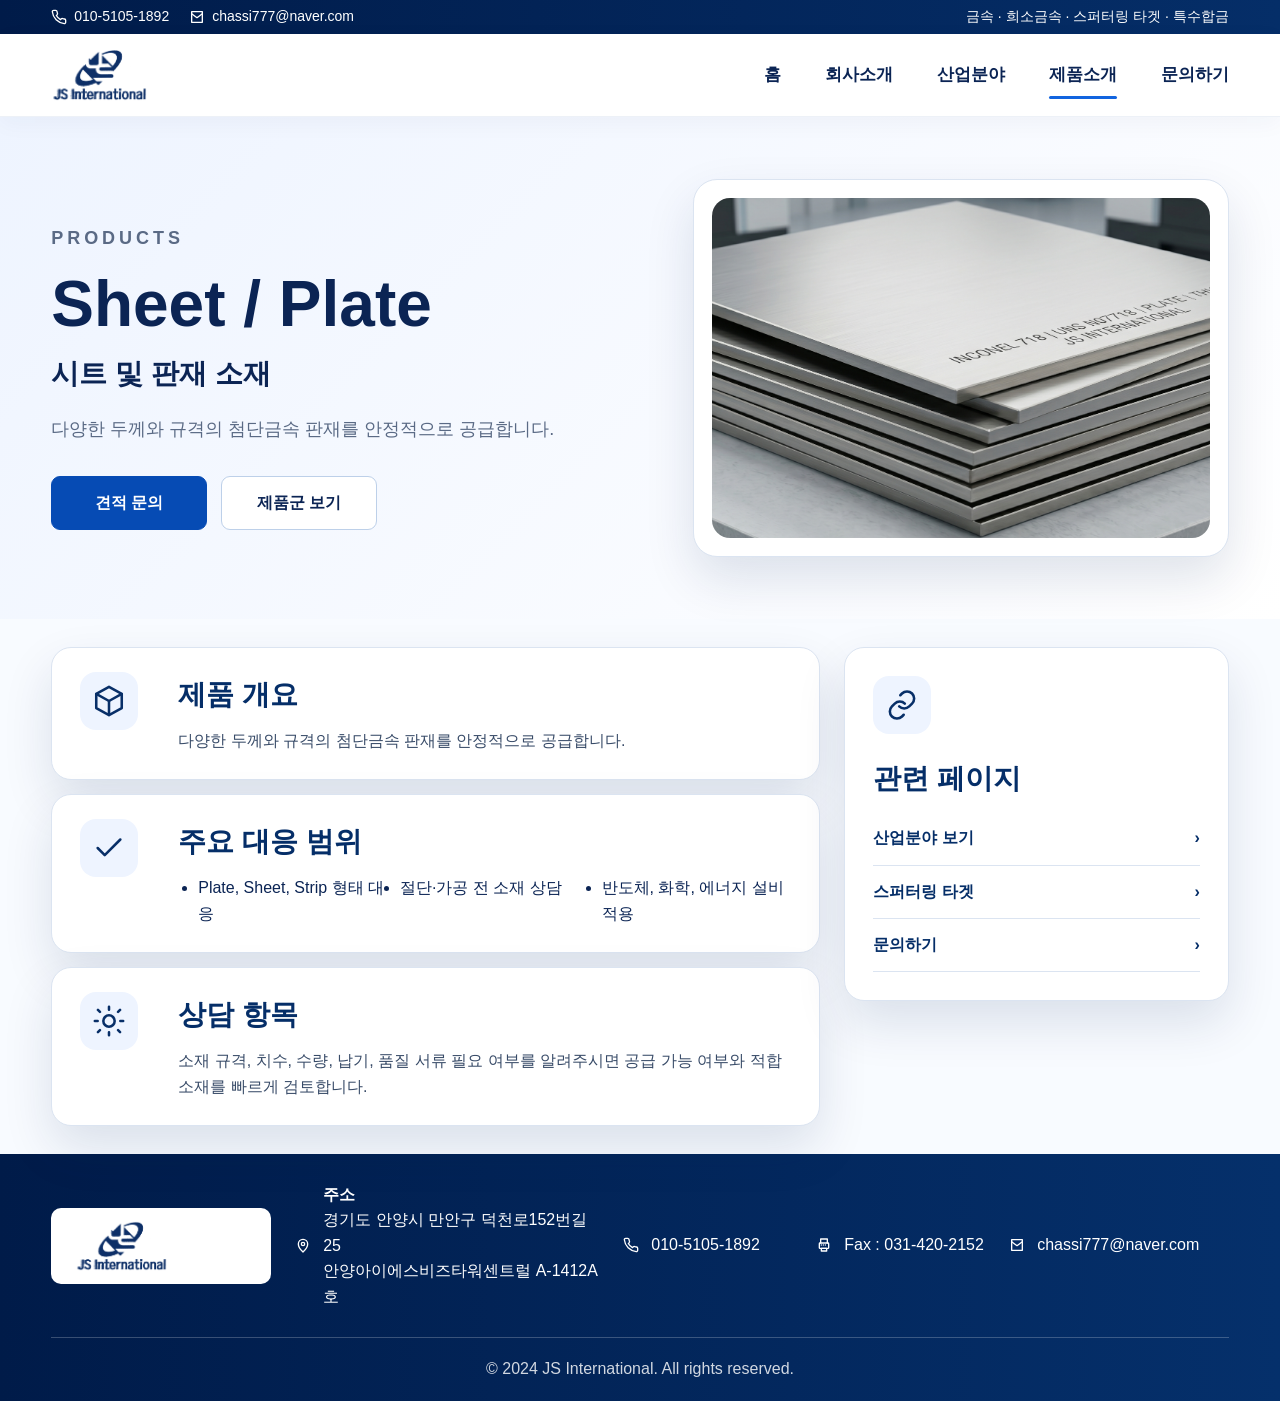
<file: product-sheet-plate.html>
<!DOCTYPE html>
<html lang="ko">
<head>
  <meta charset="UTF-8" />
  <meta name="viewport" content="width=device-width, initial-scale=1.0" />
  <meta name="description" content="다양한 두께와 규격의 첨단금속 판재를 안정적으로 공급합니다." />
  <title>Sheet / Plate | JS International</title>
  <link rel="icon" href="assets/favicon.png" />
  <link rel="stylesheet" href="styles.css" />
</head>
<body>
  <a class="skip-link" href="#main">본문 바로가기</a>
  <header class="topbar">
    <div class="container topbar-inner">
      <div class="top-contact">
        <a href="tel:01051051892"><svg viewBox="0 0 24 24"><path d="M22 16.9v3a2 2 0 01-2.2 2A19.8 19.8 0 012 4.2 2 2 0 014 2h3a2 2 0 012 1.7c.1 1 .4 2 .7 2.8a2 2 0 01-.4 2L8 9.8a16 16 0 006.2 6.2l1.3-1.3a2 2 0 012-.4c.9.3 1.8.6 2.8.7A2 2 0 0122 16.9z"/></svg> 010-5105-1892</a>
        <a href="mailto:chassi777@naver.com"><svg viewBox="0 0 24 24"><path d="M4 4h16v16H4z"/><path d="M4 7l8 6 8-6"/></svg> chassi777@naver.com</a>
      </div>
      <div class="top-keywords">금속 · 희소금속 · 스퍼터링 타겟 · 특수합금</div>
    </div>
  </header>
  <header class="site-header">
    <div class="container header-inner">
      <a class="brand" href="index.html" aria-label="JS International 홈">
        <img src="assets/logo-clean.png" alt="JS International 로고" />
      </a>
      <button class="menu-toggle" type="button" aria-label="메뉴 열기" aria-controls="primary-nav" aria-expanded="false">
        <span></span><span></span><span></span>
      </button>
      <nav id="primary-nav" class="primary-nav" aria-label="주요 메뉴">
        <a class="" href="index.html#home">홈</a>
        <a class="" href="index.html#about">회사소개</a>
        <a class="" href="index.html#markets">산업분야</a>
        <a class="active" href="index.html#products">제품소개</a>
        <a class="" href="index.html#contact">문의하기</a>
      </nav>
    </div>
  </header>
  <main id="main">
    <section class="product-detail-hero">
      <div class="container product-detail-grid">
        <div>
          <p class="section-kicker">PRODUCTS</p>
          <h1>Sheet / Plate</h1>
          <h2>시트 및 판재 소재</h2>
          <p>다양한 두께와 규격의 첨단금속 판재를 안정적으로 공급합니다.</p>
          <div class="detail-actions">
            <a class="btn primary" href="index.html#contact">견적 문의</a>
            <a class="btn outline" href="index.html#products">제품군 보기</a>
          </div>
        </div>
        <div class="product-hero-image">
          <img src="assets/sheet-plate.png" alt="Sheet / Plate 제품 이미지" />
        </div>
      </div>
    </section>
    <section class="detail-body">
      <div class="container detail-layout">
        <div class="detail-main">
          <article class="info-panel icon-panel">
            <span class="panel-icon"><svg viewBox="0 0 24 24"><path d="M12 2l9 5-9 5-9-5 9-5z"/><path d="M3 7v10l9 5 9-5V7M12 12v10"/></svg></span>
            <div><h2>제품 개요</h2><p>다양한 두께와 규격의 첨단금속 판재를 안정적으로 공급합니다.</p></div>
          </article>
          <article class="info-panel requirements">
            <span class="panel-icon"><svg viewBox="0 0 24 24"><path d="M20 6L9 17l-5-5"/></svg></span>
            <div><h2>주요 대응 범위</h2><ul><li>Plate, Sheet, Strip 형태 대응</li><li>절단·가공 전 소재 상담</li><li>반도체, 화학, 에너지 설비 적용</li></ul></div>
          </article>
          <article class="info-panel">
            <span class="panel-icon"><svg viewBox="0 0 24 24"><path d="M12 8a4 4 0 100 8 4 4 0 000-8z"/><path d="M4 12H2m20 0h-2M12 4V2m0 20v-2M5.6 5.6L4.2 4.2m15.6 15.6l-1.4-1.4M18.4 5.6l1.4-1.4M4.2 19.8l1.4-1.4"/></svg></span>
            <div><h2>상담 항목</h2><p>소재 규격, 치수, 수량, 납기, 품질 서류 필요 여부를 알려주시면 공급 가능 여부와 적합 소재를 빠르게 검토합니다.</p></div>
          </article>
        </div>
        <aside class="detail-side">
          <div class="side-card quick-links">
            <span class="panel-icon"><svg viewBox="0 0 24 24"><path d="M10 13a5 5 0 007.1 0l2-2a5 5 0 00-7.1-7.1l-1.2 1.2"/><path d="M14 11a5 5 0 00-7.1 0l-2 2a5 5 0 007.1 7.1l1.2-1.2"/></svg></span>
            <h2>관련 페이지</h2>
            <a href="index.html#markets">산업분야 보기<span>›</span></a>
            <a href="product-sputtering-target.html">스퍼터링 타겟<span>›</span></a>
            <a href="index.html#contact">문의하기<span>›</span></a>
          </div>
        </aside>
      </div>
    </section>
  </main>

  <footer class="site-footer">
    <div class="container footer-main">
      <div class="footer-brand">
        <img src="assets/logo-clean.png" alt="JS International 로고" />
      </div>
      <div class="footer-item footer-address">
        <span class="footer-icon"><svg viewBox="0 0 24 24"><path d="M12 21s7-6.2 7-12A7 7 0 105 9c0 5.8 7 12 7 12z"/><circle cx="12" cy="9" r="2.5"/></svg></span>
        <div><strong>주소</strong><br>경기도 안양시 만안구 덕천로152번길 25<br>안양아이에스비즈타워센트럴 A-1412A호</div>
      </div>
      <div class="footer-item">
        <span class="footer-icon"><svg viewBox="0 0 24 24"><path d="M22 16.9v3a2 2 0 01-2.2 2A19.8 19.8 0 012 4.2 2 2 0 014 2h3a2 2 0 012 1.7c.1 1 .4 2 .7 2.8a2 2 0 01-.4 2L8 9.8a16 16 0 006.2 6.2l1.3-1.3a2 2 0 012-.4c.9.3 1.8.6 2.8.7A2 2 0 0122 16.9z"/></svg></span>
        <a href="tel:01051051892">010-5105-1892</a>
      </div>
      <div class="footer-item">
        <span class="footer-icon"><svg viewBox="0 0 24 24"><path d="M7 9V3h10v6"/><rect x="5" y="9" width="14" height="8" rx="1"/><path d="M8 17h8v4H8zM8 12h.01M11 12h.01M14 12h.01"/></svg></span>
        <span>Fax : 031-420-2152</span>
      </div>
      <div class="footer-item">
        <span class="footer-icon"><svg viewBox="0 0 24 24"><path d="M4 4h16v16H4z"/><path d="M4 7l8 6 8-6"/></svg></span>
        <a href="mailto:chassi777@naver.com">chassi777@naver.com</a>
      </div>
    </div>
    <div class="container footer-copy">© 2024 JS International. All rights reserved.</div>
  </footer>
  <script src="script.js"></script>
</body>
</html>
</file>
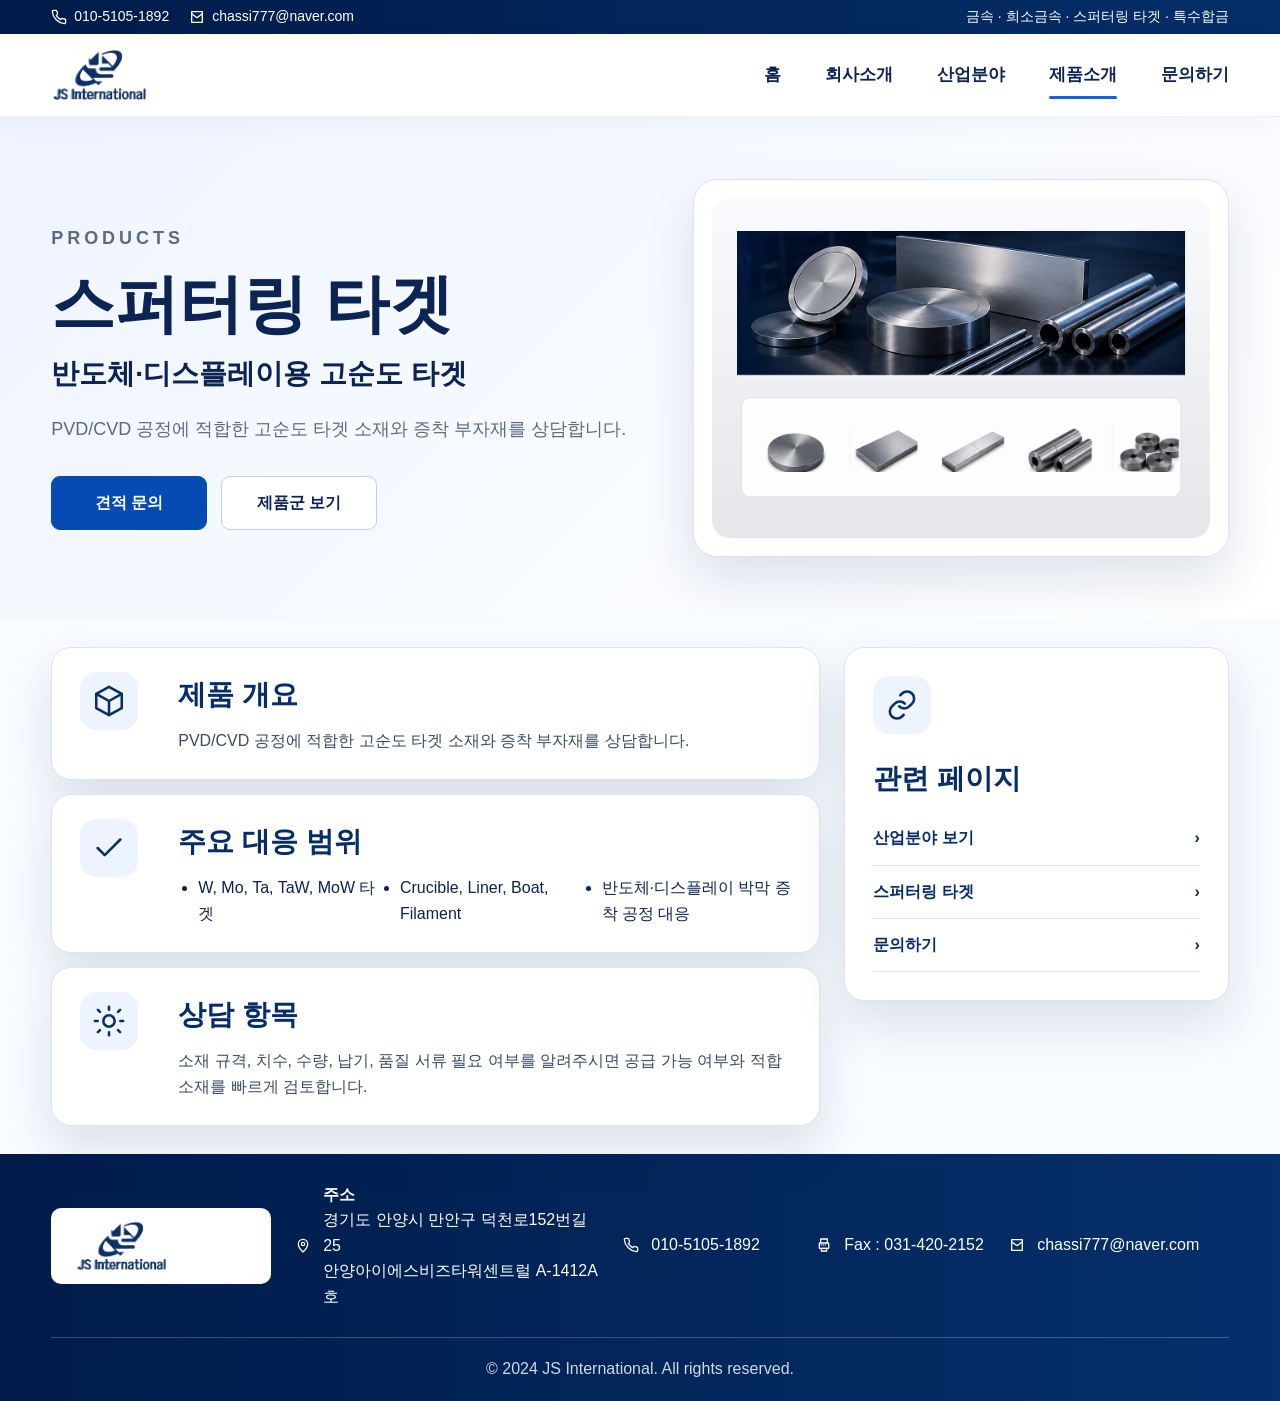
<file: product-sputtering-target.html>
<!DOCTYPE html>
<html lang="ko">
<head>
  <meta charset="UTF-8" />
  <meta name="viewport" content="width=device-width, initial-scale=1.0" />
  <meta name="description" content="PVD/CVD 공정에 적합한 고순도 타겟 소재와 증착 부자재를 상담합니다." />
  <title>스퍼터링 타겟 | JS International</title>
  <link rel="icon" href="assets/favicon.png" />
  <link rel="stylesheet" href="styles.css" />
</head>
<body>
  <a class="skip-link" href="#main">본문 바로가기</a>
  <header class="topbar">
    <div class="container topbar-inner">
      <div class="top-contact">
        <a href="tel:01051051892"><svg viewBox="0 0 24 24"><path d="M22 16.9v3a2 2 0 01-2.2 2A19.8 19.8 0 012 4.2 2 2 0 014 2h3a2 2 0 012 1.7c.1 1 .4 2 .7 2.8a2 2 0 01-.4 2L8 9.8a16 16 0 006.2 6.2l1.3-1.3a2 2 0 012-.4c.9.3 1.8.6 2.8.7A2 2 0 0122 16.9z"/></svg> 010-5105-1892</a>
        <a href="mailto:chassi777@naver.com"><svg viewBox="0 0 24 24"><path d="M4 4h16v16H4z"/><path d="M4 7l8 6 8-6"/></svg> chassi777@naver.com</a>
      </div>
      <div class="top-keywords">금속 · 희소금속 · 스퍼터링 타겟 · 특수합금</div>
    </div>
  </header>
  <header class="site-header">
    <div class="container header-inner">
      <a class="brand" href="index.html" aria-label="JS International 홈">
        <img src="assets/logo-clean.png" alt="JS International 로고" />
      </a>
      <button class="menu-toggle" type="button" aria-label="메뉴 열기" aria-controls="primary-nav" aria-expanded="false">
        <span></span><span></span><span></span>
      </button>
      <nav id="primary-nav" class="primary-nav" aria-label="주요 메뉴">
        <a class="" href="index.html#home">홈</a>
        <a class="" href="index.html#about">회사소개</a>
        <a class="" href="index.html#markets">산업분야</a>
        <a class="active" href="index.html#products">제품소개</a>
        <a class="" href="index.html#contact">문의하기</a>
      </nav>
    </div>
  </header>
  <main id="main">
    <section class="product-detail-hero">
      <div class="container product-detail-grid">
        <div>
          <p class="section-kicker">PRODUCTS</p>
          <h1>스퍼터링 타겟</h1>
          <h2>반도체·디스플레이용 고순도 타겟</h2>
          <p>PVD/CVD 공정에 적합한 고순도 타겟 소재와 증착 부자재를 상담합니다.</p>
          <div class="detail-actions">
            <a class="btn primary" href="index.html#contact">견적 문의</a>
            <a class="btn outline" href="index.html#products">제품군 보기</a>
          </div>
        </div>
        <div class="product-hero-image">
          <img src="assets/sputtering-target.png" alt="스퍼터링 타겟 제품 이미지" />
        </div>
      </div>
    </section>
    <section class="detail-body">
      <div class="container detail-layout">
        <div class="detail-main">
          <article class="info-panel icon-panel">
            <span class="panel-icon"><svg viewBox="0 0 24 24"><path d="M12 2l9 5-9 5-9-5 9-5z"/><path d="M3 7v10l9 5 9-5V7M12 12v10"/></svg></span>
            <div><h2>제품 개요</h2><p>PVD/CVD 공정에 적합한 고순도 타겟 소재와 증착 부자재를 상담합니다.</p></div>
          </article>
          <article class="info-panel requirements">
            <span class="panel-icon"><svg viewBox="0 0 24 24"><path d="M20 6L9 17l-5-5"/></svg></span>
            <div><h2>주요 대응 범위</h2><ul><li>W, Mo, Ta, TaW, MoW 타겟</li><li>Crucible, Liner, Boat, Filament</li><li>반도체·디스플레이 박막 증착 공정 대응</li></ul></div>
          </article>
          <article class="info-panel">
            <span class="panel-icon"><svg viewBox="0 0 24 24"><path d="M12 8a4 4 0 100 8 4 4 0 000-8z"/><path d="M4 12H2m20 0h-2M12 4V2m0 20v-2M5.6 5.6L4.2 4.2m15.6 15.6l-1.4-1.4M18.4 5.6l1.4-1.4M4.2 19.8l1.4-1.4"/></svg></span>
            <div><h2>상담 항목</h2><p>소재 규격, 치수, 수량, 납기, 품질 서류 필요 여부를 알려주시면 공급 가능 여부와 적합 소재를 빠르게 검토합니다.</p></div>
          </article>
        </div>
        <aside class="detail-side">
          <div class="side-card quick-links">
            <span class="panel-icon"><svg viewBox="0 0 24 24"><path d="M10 13a5 5 0 007.1 0l2-2a5 5 0 00-7.1-7.1l-1.2 1.2"/><path d="M14 11a5 5 0 00-7.1 0l-2 2a5 5 0 007.1 7.1l1.2-1.2"/></svg></span>
            <h2>관련 페이지</h2>
            <a href="index.html#markets">산업분야 보기<span>›</span></a>
            <a href="product-sputtering-target.html">스퍼터링 타겟<span>›</span></a>
            <a href="index.html#contact">문의하기<span>›</span></a>
          </div>
        </aside>
      </div>
    </section>
  </main>

  <footer class="site-footer">
    <div class="container footer-main">
      <div class="footer-brand">
        <img src="assets/logo-clean.png" alt="JS International 로고" />
      </div>
      <div class="footer-item footer-address">
        <span class="footer-icon"><svg viewBox="0 0 24 24"><path d="M12 21s7-6.2 7-12A7 7 0 105 9c0 5.8 7 12 7 12z"/><circle cx="12" cy="9" r="2.5"/></svg></span>
        <div><strong>주소</strong><br>경기도 안양시 만안구 덕천로152번길 25<br>안양아이에스비즈타워센트럴 A-1412A호</div>
      </div>
      <div class="footer-item">
        <span class="footer-icon"><svg viewBox="0 0 24 24"><path d="M22 16.9v3a2 2 0 01-2.2 2A19.8 19.8 0 012 4.2 2 2 0 014 2h3a2 2 0 012 1.7c.1 1 .4 2 .7 2.8a2 2 0 01-.4 2L8 9.8a16 16 0 006.2 6.2l1.3-1.3a2 2 0 012-.4c.9.3 1.8.6 2.8.7A2 2 0 0122 16.9z"/></svg></span>
        <a href="tel:01051051892">010-5105-1892</a>
      </div>
      <div class="footer-item">
        <span class="footer-icon"><svg viewBox="0 0 24 24"><path d="M7 9V3h10v6"/><rect x="5" y="9" width="14" height="8" rx="1"/><path d="M8 17h8v4H8zM8 12h.01M11 12h.01M14 12h.01"/></svg></span>
        <span>Fax : 031-420-2152</span>
      </div>
      <div class="footer-item">
        <span class="footer-icon"><svg viewBox="0 0 24 24"><path d="M4 4h16v16H4z"/><path d="M4 7l8 6 8-6"/></svg></span>
        <a href="mailto:chassi777@naver.com">chassi777@naver.com</a>
      </div>
    </div>
    <div class="container footer-copy">© 2024 JS International. All rights reserved.</div>
  </footer>
  <script src="script.js"></script>
</body>
</html>
</file>
<file: styles.css>
:root{
  --navy:#06295d;
  --deep:#001d4d;
  --blue:#0b4db3;
  --ink:#0b2454;
  --muted:#5a6a85;
  --line:#dbe4f1;
  --soft:#f2f6fb;
  --white:#fff;
  --shadow:0 22px 50px rgba(10,35,80,.12);
  --radius:20px;
}
*{box-sizing:border-box}
html{scroll-behavior:smooth}
body{margin:0;font-family:Arial,"Noto Sans KR",sans-serif;color:var(--ink);background:#fff;line-height:1.65}
a{color:inherit;text-decoration:none}
img{max-width:100%;display:block}
.container{width:min(1180px,92vw);margin:0 auto}
.skip-link{position:absolute;left:-999px;top:0;background:#fff;padding:10px;z-index:1000}
.skip-link:focus{left:10px}
.topbar{background:linear-gradient(90deg,#001b49,#052e68);color:#fff;font-size:14px}
.topbar-inner{height:34px;display:flex;align-items:center;justify-content:space-between;gap:16px}
.top-contact{display:flex;gap:20px;align-items:center}
.top-contact a{display:inline-flex;align-items:center;gap:7px}
.topbar svg,.footer-icon svg{width:16px;height:16px;fill:none;stroke:currentColor;stroke-width:2;stroke-linecap:round;stroke-linejoin:round}
.site-header{position:sticky;top:0;background:#fff;z-index:50;border-bottom:1px solid #edf1f7;box-shadow:0 6px 22px rgba(6,41,93,.04)}
.header-inner{height:82px;display:flex;align-items:center;justify-content:space-between}
.brand img{height:54px;width:auto}
.primary-nav{display:flex;gap:44px;font-size:17px;font-weight:800}
.primary-nav a{position:relative;padding:28px 0}
.primary-nav a.active::after,.primary-nav a:hover::after{content:"";position:absolute;left:0;right:0;bottom:18px;height:3px;background:#1164df;border-radius:9px}
.menu-toggle{display:none;background:none;border:0;width:42px;height:42px}
.menu-toggle span{display:block;height:2px;background:var(--ink);margin:7px 0}
.hero{position:relative;background:#001b49;color:#fff;overflow:hidden}
.hero-bg{position:absolute;inset:0;background:linear-gradient(90deg,rgba(0,25,70,.98) 0%,rgba(0,35,85,.86) 38%,rgba(0,36,83,.45) 63%,rgba(0,20,50,.25) 100%),url("assets/hero-bg.jpg") center/cover no-repeat}
.hero-grid{position:relative;display:grid;grid-template-columns:1.1fr .9fr;align-items:center;min-height:520px;gap:28px}
.eyebrow,.section-kicker{font-size:14px;font-weight:900;letter-spacing:.22em;text-transform:uppercase}
.hero-copy h1{font-size:clamp(44px,5vw,76px);line-height:1.08;margin:16px 0}
.hero-copy h2{font-size:clamp(24px,2.4vw,34px);line-height:1.35;margin:0 0 22px}
.hero-desc{font-size:18px;color:#e7eefb}
.hero-actions,.contact-actions,.detail-actions{display:flex;gap:14px;flex-wrap:wrap;margin-top:32px}
.btn{display:inline-flex;align-items:center;justify-content:center;min-width:156px;height:54px;padding:0 26px;border-radius:9px;font-weight:900;border:1px solid rgba(255,255,255,.7)}
.btn.primary{background:#064bb4;color:#fff;border-color:#064bb4}
.btn.ghost{background:rgba(255,255,255,.04);color:#fff}
.btn.light{background:#fff;color:var(--ink);border-color:#fff}
.btn.outline{background:#fff;color:var(--ink);border-color:#bdd0e9}
.hero-showcase{background:rgba(255,255,255,.94);color:var(--ink);border:1px solid rgba(255,255,255,.55);border-radius:22px;box-shadow:var(--shadow);overflow:hidden}
.showcase-head{background:linear-gradient(90deg,#082d63,#0b438c);color:#fff;padding:30px}
.showcase-head span{font-size:13px;opacity:.8}
.showcase-head h2{font-size:34px;margin:8px 0 8px}
.showcase-head p{margin:0;color:#e8effc}
.mini-product-grid{display:grid;grid-template-columns:repeat(5,1fr);gap:12px;padding:22px}
.mini-product-grid a{border:1px solid var(--line);border-radius:12px;padding:10px;text-align:center;background:#fff;min-height:150px}
.mini-product-grid img{width:100%;height:86px;object-fit:cover;border-radius:9px;margin-bottom:10px}
.mini-product-grid strong{font-size:13px}
.strength-strip{background:#fff;border-bottom:1px solid #edf2f8}
.strength-strip-grid{display:grid;grid-template-columns:repeat(4,1fr);gap:24px;padding:28px 0}
.strip-item{display:grid;grid-template-columns:54px 1fr;column-gap:16px;align-items:start}
.strip-item span{grid-row:1/3;width:54px;height:54px;color:#052e68}
.strip-item svg{width:54px;height:54px;fill:none;stroke:currentColor;stroke-width:1.8}
.strip-item strong{font-size:18px}
.strip-item p{margin:4px 0 0;color:var(--muted);font-size:14px}
.section{padding:86px 0}
.section.soft{background:var(--soft)}
.section.white{background:#fff}
.center{text-align:center}
.narrow{max-width:880px}
.section h2{font-size:clamp(36px,4vw,56px);line-height:1.15;margin:10px 0 18px;color:#08326c}
.lead,.section-desc{font-size:19px;color:var(--muted)}
.feature-grid,.strengths-grid{display:grid;grid-template-columns:repeat(3,1fr);gap:24px;margin-top:42px}
.feature-grid article,.strengths-grid article,.market-card,.product-card,.info-panel,.side-card{background:#fff;border:1px solid var(--line);border-radius:var(--radius);box-shadow:var(--shadow)}
.feature-grid article,.strengths-grid article{padding:34px}
.feature-grid h3,.strengths-grid h3{font-size:24px;margin:0 0 12px}
.feature-grid p,.strengths-grid p{color:var(--muted);margin:0}
.strengths-grid{grid-template-columns:repeat(4,1fr)}
.strengths-grid span,.market-icon,.panel-icon{width:58px;height:58px;border-radius:16px;background:#eef4ff;color:#082f68;display:flex;align-items:center;justify-content:center;margin-bottom:22px}
.strengths-grid svg,.market-icon svg,.panel-icon svg{width:34px;height:34px;fill:none;stroke:currentColor;stroke-width:1.8;stroke-linecap:round;stroke-linejoin:round}
.markets-grid{display:grid;grid-template-columns:repeat(4,1fr);gap:22px;margin-top:40px}
.market-card{overflow:hidden;transition:.2s ease}
.market-card:hover,.product-card:hover{transform:translateY(-4px)}
.market-image img{height:150px;width:100%;object-fit:cover}
.market-body{padding:26px}
.market-body h3{font-size:26px;margin:0;color:#052e68}
.market-body span{display:block;font-weight:800;color:#50627f;margin-bottom:12px}
.market-body p{color:var(--muted);margin:0 0 18px}
.text-link{font-weight:900;color:#052e68;display:inline-flex;gap:8px;align-items:center}
.products-section{background:linear-gradient(180deg,#f4f7fc 0,#fff 40%)}
.products-grid{display:grid;grid-template-columns:repeat(6,1fr);gap:18px;margin-top:40px}
.product-card{overflow:hidden;transition:.2s ease}
.product-image img{height:160px;width:100%;object-fit:cover}
.product-body{padding:22px}
.product-body h3{font-size:22px;margin:0 0 8px;color:#052e68}
.product-body p{color:var(--muted);margin:0 0 18px}
.contact-section{background:linear-gradient(135deg,#f7faff,#eef4ff)}
.site-footer{background:linear-gradient(90deg,#001b49,#05306b);color:#fff}
.footer-main{display:grid;grid-template-columns:220px 1.8fr 1fr 1fr 1.3fr;gap:24px;align-items:center;padding:28px 0;border-bottom:1px solid rgba(255,255,255,.22)}
.footer-brand{background:#fff;border-radius:10px;padding:12px 24px}
.footer-brand img{height:52px;width:auto}
.footer-item{display:flex;align-items:center;gap:12px}
.footer-item strong{font-weight:900}
.footer-address{line-height:1.6}
.footer-icon{display:inline-flex;color:#fff}
.footer-copy{text-align:center;padding:18px 0;color:rgba(255,255,255,.82)}
.detail-hero{position:relative;min-height:390px;color:#fff;background:#00245a;display:flex;align-items:center;overflow:hidden}
.market-hero::before{content:"";position:absolute;inset:0;background:linear-gradient(90deg,rgba(0,25,65,.95),rgba(0,30,75,.65) 45%,rgba(0,25,55,.08)),var(--hero-image) center/cover no-repeat}
.detail-hero-content{position:relative;padding:70px 0}
.detail-hero h1,.product-detail-hero h1{font-size:clamp(48px,5vw,72px);line-height:1.05;margin:12px 0}
.detail-hero h2,.product-detail-hero h2{font-size:28px;margin:0 0 18px}
.detail-hero p{max-width:650px;color:#eaf2ff;font-size:18px}
.detail-body{padding:28px 0;background:#f8fbff}
.detail-layout{display:grid;grid-template-columns:2fr 1fr;gap:24px}
.detail-main{display:grid;gap:14px}
.info-panel{padding:24px 28px;display:grid;grid-template-columns:78px 1fr;gap:20px;align-items:start}
.info-panel h2,.side-card h2{font-size:28px;margin:0 0 10px;color:#052e68}
.info-panel p{margin:0;color:#384b68}
.requirements ul{display:grid;grid-template-columns:repeat(3,1fr);gap:12px;margin:8px 0 0;padding-left:20px}
table{width:100%;border-collapse:collapse;overflow:hidden;border-radius:12px;font-size:15px}
th,td{border:1px solid var(--line);padding:9px 12px;text-align:left}
th{background:#f3f7fd;color:#052e68}
.detail-side{display:grid;gap:14px;align-content:start}
.side-card{padding:28px}
.side-card ul{margin:8px 0 0;padding-left:20px}
.quick-links a{display:flex;justify-content:space-between;padding:13px 0;border-bottom:1px solid var(--line);font-weight:800;color:#052e68}
.product-detail-hero{background:linear-gradient(135deg,#eef4ff,#fff);padding:62px 0}
.product-detail-grid{display:grid;grid-template-columns:1fr .9fr;gap:46px;align-items:center}
.product-detail-hero p{font-size:18px;color:var(--muted)}
.product-hero-image{background:#fff;border:1px solid var(--line);border-radius:24px;box-shadow:var(--shadow);padding:18px}
.product-hero-image img{height:340px;width:100%;object-fit:cover;border-radius:18px}
@media (max-width:1050px){
  .hero-grid,.detail-layout,.product-detail-grid{grid-template-columns:1fr}
  .hero-showcase{display:none}
  .markets-grid{grid-template-columns:repeat(2,1fr)}
  .products-grid{grid-template-columns:repeat(3,1fr)}
  .strengths-grid,.strength-strip-grid{grid-template-columns:repeat(2,1fr)}
  .footer-main{grid-template-columns:1fr 1fr}
}
@media (max-width:720px){
  .topbar-inner{height:auto;padding:8px 0;align-items:flex-start;flex-direction:column}
  .top-keywords{font-size:13px}
  .header-inner{height:70px}
  .brand img{height:46px}
  .menu-toggle{display:block}
  .primary-nav{position:absolute;left:0;right:0;top:70px;background:#fff;display:none;flex-direction:column;gap:0;padding:12px 24px;border-bottom:1px solid var(--line)}
  .primary-nav.open{display:flex}
  .primary-nav a{padding:12px 0}
  .hero-grid{min-height:620px}
  .hero-copy h1{font-size:44px}
  .section{padding:58px 0}
  .feature-grid,.markets-grid,.products-grid,.strengths-grid,.strength-strip-grid{grid-template-columns:1fr}
  .info-panel{grid-template-columns:1fr}
  .requirements ul{grid-template-columns:1fr}
  .footer-main{grid-template-columns:1fr}
}


/* === Final responsive stability patch: hero title line-break control === */
.hero-copy{
  max-width: min(760px, 100%);
}
.hero-copy h1{
  font-size: clamp(44px, 4.2vw, 64px);
  line-height: 1.08;
  word-break: keep-all;
  overflow-wrap: normal;
  letter-spacing: -0.04em;
}
.hero-copy h2,
.hero-desc{
  word-break: keep-all;
  overflow-wrap: normal;
}
@media (min-width: 901px){
  .hero-copy h1{
    white-space: nowrap;
  }
}
@media (max-width: 900px){
  .hero-copy h1{
    white-space: normal;
    font-size: clamp(36px, 8vw, 54px);
    letter-spacing: -0.035em;
  }
}
@media (max-width: 520px){
  .hero-copy h1{
    font-size: clamp(34px, 10vw, 46px);
  }
}
</file>
